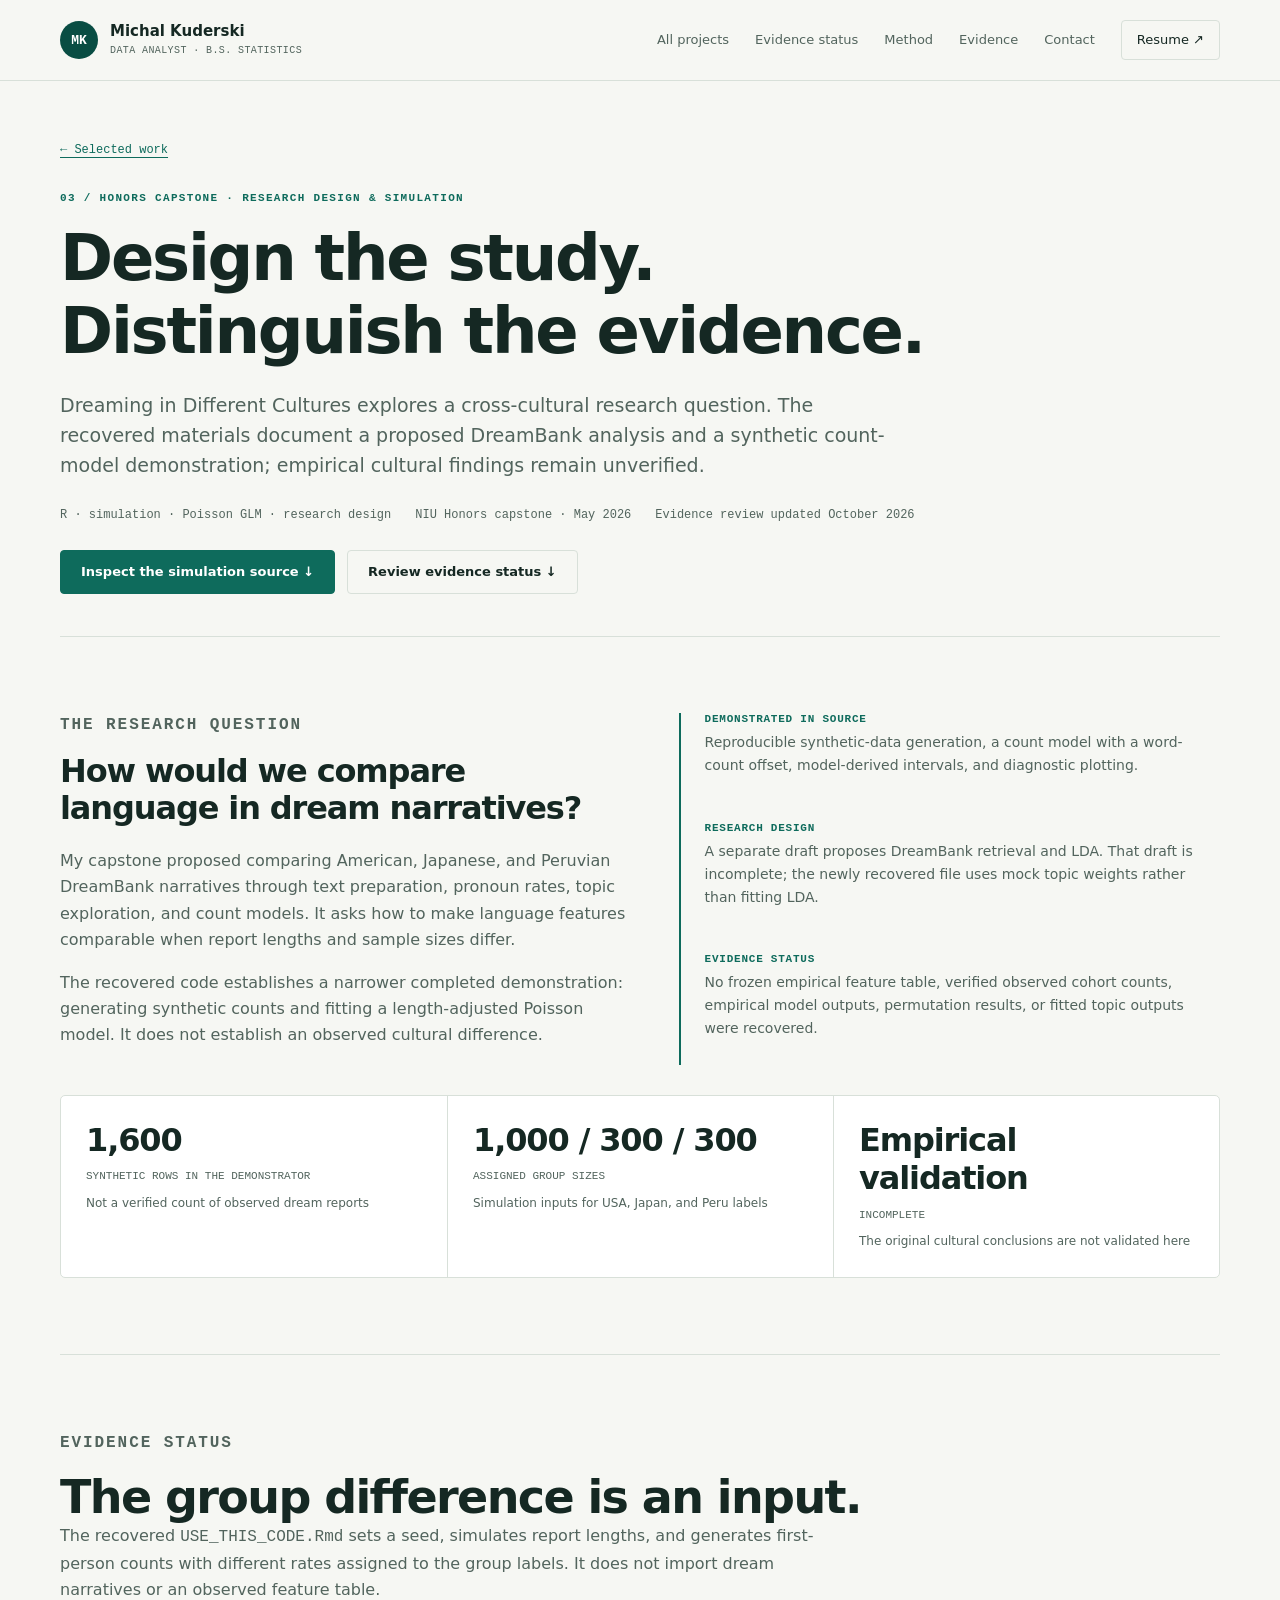
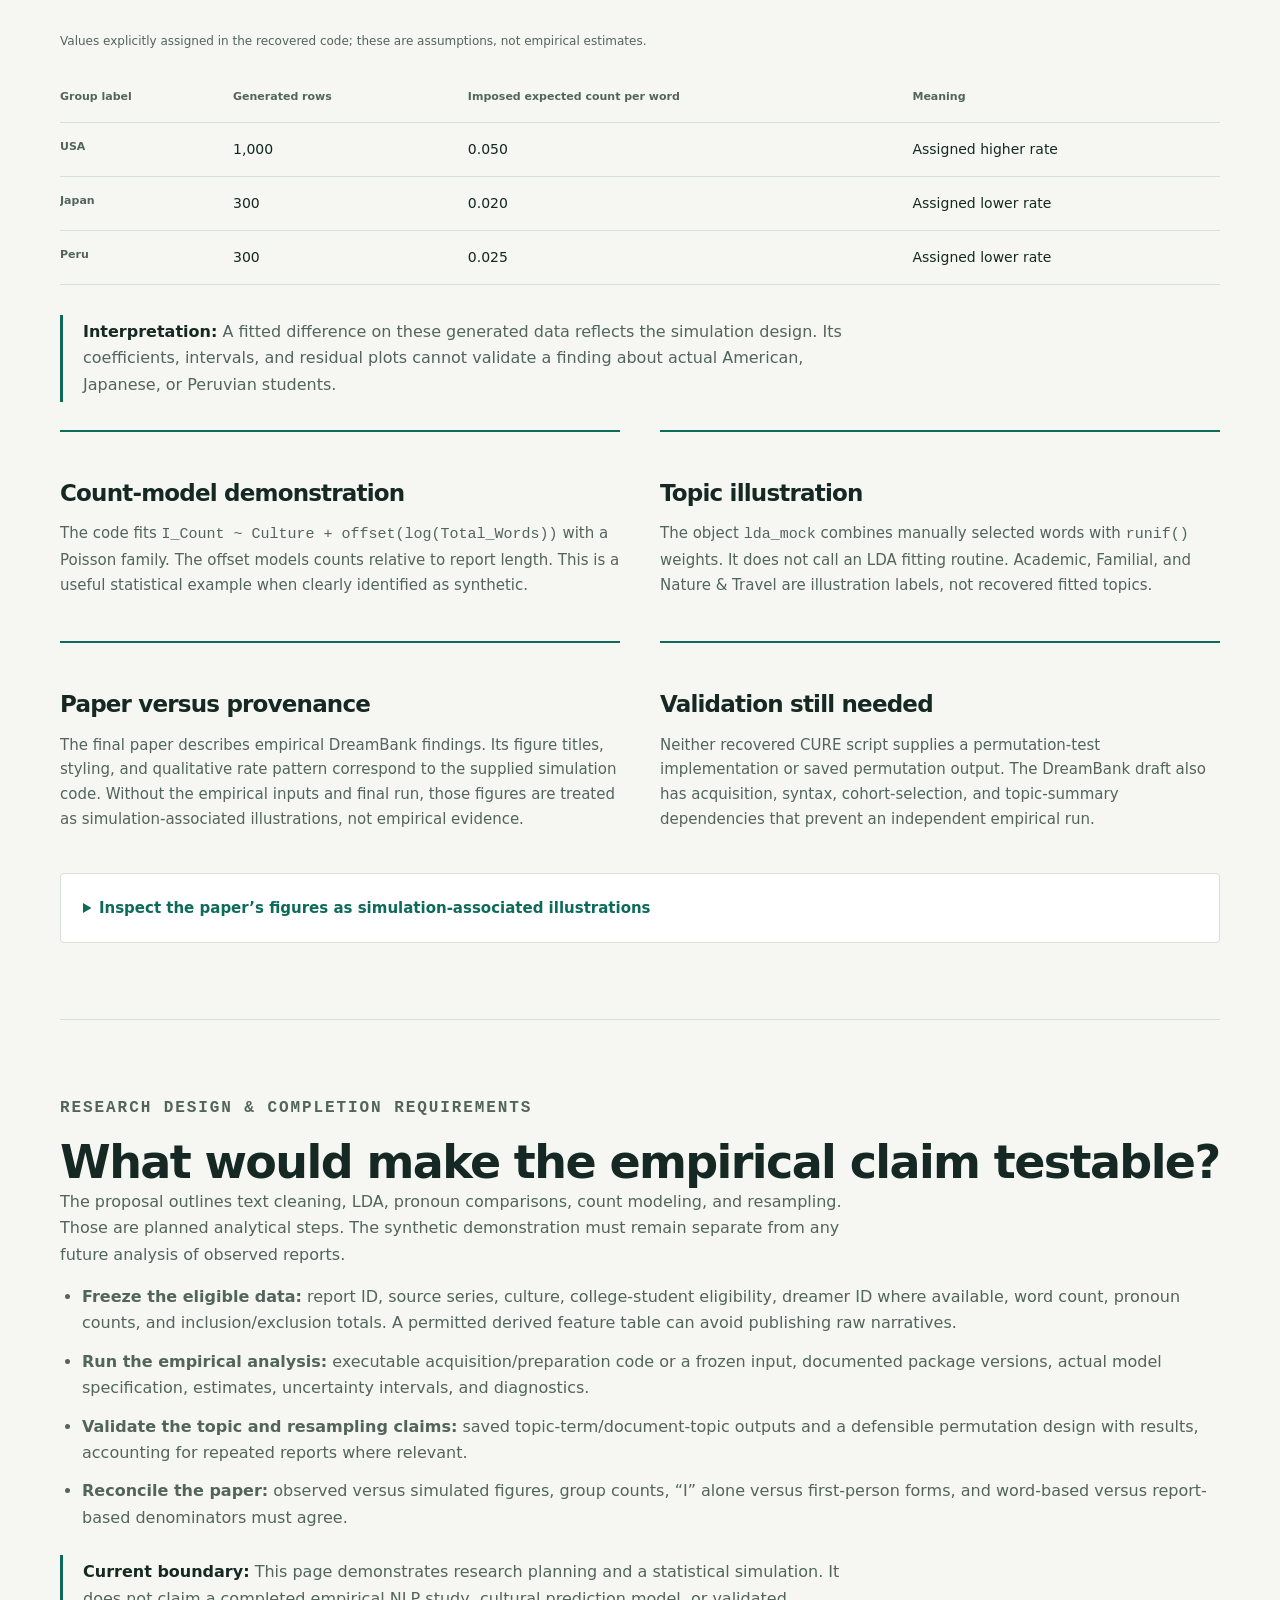
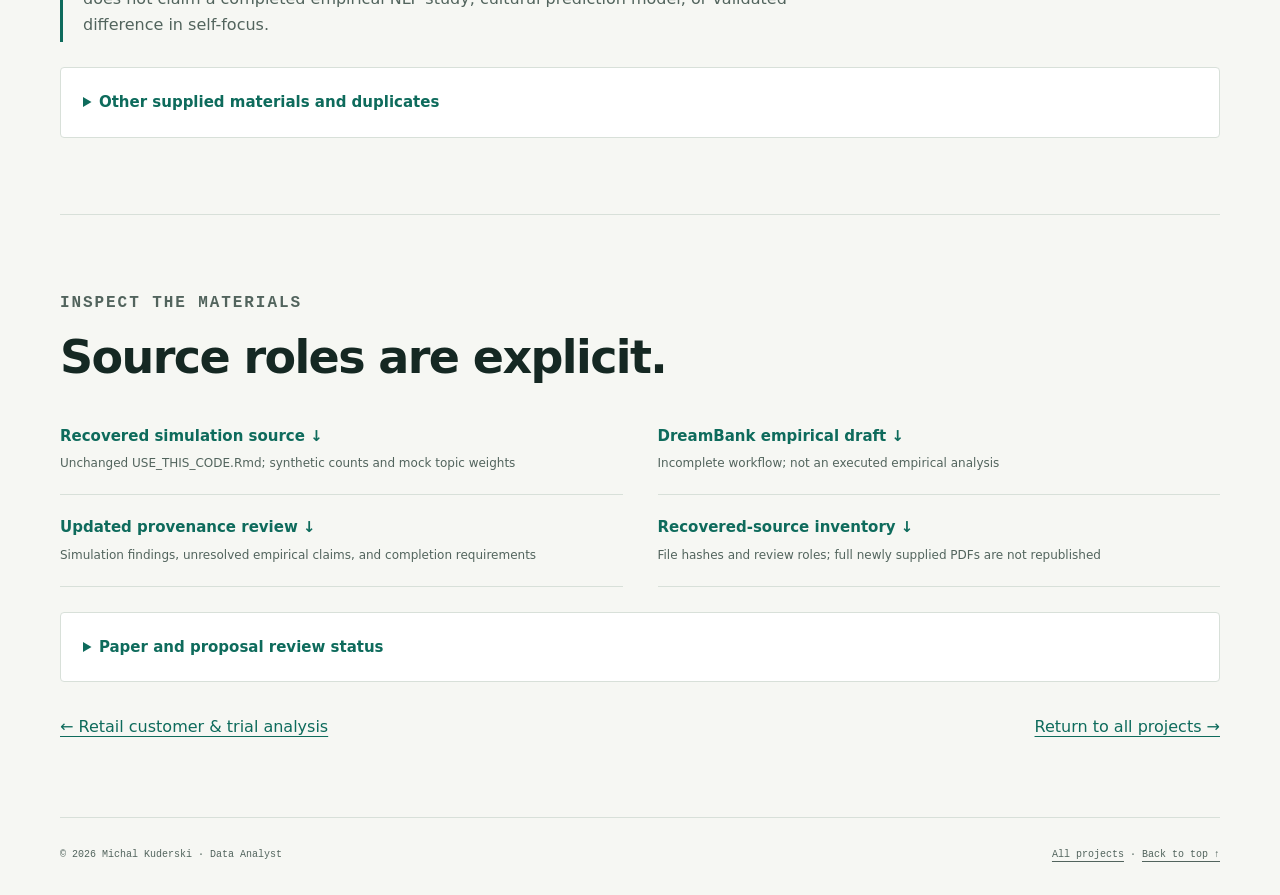
<file: projects/dreaming.html>
<!doctype html>
<html lang="en"><head>
<meta charset="utf-8"><meta name="viewport" content="width=device-width, initial-scale=1">
<title>Dream Research Design & Simulation | Michal Kuderski</title>
<meta name="description" content="Honors capstone materials reviewed for provenance: synthetic count-model demonstration, planned text analysis, and explicit limits on unverified empirical claims.">
<link rel="canonical" href="https://michalkuderski.github.io/projects/dreaming.html">
<meta name="theme-color" content="#094d43"><meta property="og:type" content="article">
<meta property="og:title" content="Dream Research Design & Simulation | Michal Kuderski">
<meta property="og:description" content="Honors capstone materials reviewed for provenance: synthetic count-model demonstration, planned text analysis, and explicit limits on unverified empirical claims."><meta property="og:url" content="https://michalkuderski.github.io/projects/dreaming.html">
<meta property="og:image" content="https://michalkuderski.github.io/og-image.png">
<link rel="icon" href="../favicon.svg" type="image/svg+xml">
<link rel="stylesheet" href="../css/portfolio.css?v=20261015"><link rel="stylesheet" href="../css/case-studies.css?v=20261015-review2">
<script src="../js/portfolio.js?v=20261015" defer></script>
</head><body>
<a class="skip" href="#main">Skip to content</a>
<header class="masthead"><div class="wrap masthead-inner">
<a class="identity" href="../index.html" aria-label="Michal Kuderski, portfolio home"><span class="monogram" aria-hidden="true">MK</span><span><span class="identity-name">Michal Kuderski</span><span class="identity-role">DATA ANALYST · B.S. STATISTICS</span></span></a>
<button class="menu-toggle" type="button" aria-controls="navigation" aria-expanded="false">Menu</button>
<nav class="nav" id="navigation" aria-label="Main navigation"><a href="../index.html#work">All projects</a><a href="#results">Evidence status</a><a href="#method">Method</a><a href="#evidence">Evidence</a><a href="../index.html#contact">Contact</a><a class="nav-resume" href="../index.html#resume">Resume ↗</a></nav>
</div></header><main class="wrap" id="main" tabindex="-1">
<div class="case-hero"><a class="breadcrumb" href="../index.html#work">← Selected work</a><p class="eyebrow">03 / Honors capstone · Research design &amp; simulation</p>
<h1>Design the study.<br>Distinguish the evidence.</h1><p class="case-deck">Dreaming in Different Cultures explores a cross-cultural research question. The recovered materials document a proposed DreamBank analysis and a synthetic count-model demonstration; empirical cultural findings remain unverified.</p>
<div class="case-meta"><span>R · simulation · Poisson GLM · research design</span><span>NIU Honors capstone · May 2026</span><span>Evidence review updated October 2026</span></div>
<div class="cta"><a class="btn btn-primary" href="../assets/projects/dreams/simulation_source_original.Rmd" download>Inspect the simulation source ↓</a><a class="btn btn-quiet" href="#results">Review evidence status ↓</a></div></div>
<section class="section" id="question" tabindex="-1" aria-labelledby="question-title"><div class="case-lead"><div><p class="eyebrow">The research question</p><h2 id="question-title">How would we compare language in dream narratives?</h2><p>My capstone proposed comparing American, Japanese, and Peruvian DreamBank narratives through text preparation, pronoun rates, topic exploration, and count models. It asks how to make language features comparable when report lengths and sample sizes differ.</p><p>The recovered code establishes a narrower completed demonstration: generating synthetic counts and fitting a length-adjusted Poisson model. It does not establish an observed cultural difference.</p></div><dl class="findings"><div><dt>Demonstrated in source</dt><dd>Reproducible synthetic-data generation, a count model with a word-count offset, model-derived intervals, and diagnostic plotting.</dd></div><div><dt>Research design</dt><dd>A separate draft proposes DreamBank retrieval and LDA. That draft is incomplete; the newly recovered file uses mock topic weights rather than fitting LDA.</dd></div><div><dt>Evidence status</dt><dd>No frozen empirical feature table, verified observed cohort counts, empirical model outputs, permutation results, or fitted topic outputs were recovered.</dd></div></dl></div>
<div class="case-kpis"><div><strong class="num">1,600</strong><span>SYNTHETIC ROWS IN THE DEMONSTRATOR</span><small>Not a verified count of observed dream reports</small></div><div><strong class="num">1,000 / 300 / 300</strong><span>ASSIGNED GROUP SIZES</span><small>Simulation inputs for USA, Japan, and Peru labels</small></div><div><strong>Empirical validation</strong><span>INCOMPLETE</span><small>The original cultural conclusions are not validated here</small></div></div></section>
<section class="section case-prose" id="results" tabindex="-1" aria-labelledby="results-title"><p class="eyebrow">Evidence status</p><h2 id="results-title">The group difference is an input.</h2><p>The recovered <code>USE_THIS_CODE.Rmd</code> sets a seed, simulates report lengths, and generates first-person counts with different rates assigned to the group labels. It does not import dream narratives or an observed feature table.</p>
<div class="table-scroll" tabindex="0" aria-label="Simulation inputs table"><table class="case-table"><caption>Values explicitly assigned in the recovered code; these are assumptions, not empirical estimates.</caption><thead><tr><th scope="col">Group label</th><th scope="col">Generated rows</th><th scope="col">Imposed expected count per word</th><th scope="col">Meaning</th></tr></thead><tbody><tr><th scope="row">USA</th><td>1,000</td><td>0.050</td><td>Assigned higher rate</td></tr><tr><th scope="row">Japan</th><td>300</td><td>0.020</td><td>Assigned lower rate</td></tr><tr><th scope="row">Peru</th><td>300</td><td>0.025</td><td>Assigned lower rate</td></tr></tbody></table></div>
<p class="case-note"><strong>Interpretation:</strong> A fitted difference on these generated data reflects the simulation design. Its coefficients, intervals, and residual plots cannot validate a finding about actual American, Japanese, or Peruvian students.</p>
<div class="case-methods"><article><h3>Count-model demonstration</h3><p>The code fits <code>I_Count ~ Culture + offset(log(Total_Words))</code> with a Poisson family. The offset models counts relative to report length. This is a useful statistical example when clearly identified as synthetic.</p></article><article><h3>Topic illustration</h3><p>The object <code>lda_mock</code> combines manually selected words with <code>runif()</code> weights. It does not call an LDA fitting routine. Academic, Familial, and Nature &amp; Travel are illustration labels, not recovered fitted topics.</p></article><article><h3>Paper versus provenance</h3><p>The final paper describes empirical DreamBank findings. Its figure titles, styling, and qualitative rate pattern correspond to the supplied simulation code. Without the empirical inputs and final run, those figures are treated as simulation-associated illustrations, not empirical evidence.</p></article><article><h3>Validation still needed</h3><p>Neither recovered CURE script supplies a permutation-test implementation or saved permutation output. The DreamBank draft also has acquisition, syntax, cohort-selection, and topic-summary dependencies that prevent an independent empirical run.</p></article></div>
<details class="case-details"><summary>Inspect the paper’s figures as simulation-associated illustrations</summary><p><strong>All four figures below are illustrative and are not used to support cultural conclusions.</strong> They are retained unchanged from the source paper. The exact R-generated images and fitted numbers have not been regenerated in this environment.</p><figure class="case-figure original"><p class="simulation-label">SIMULATION-ASSOCIATED ILLUSTRATION · EMPIRICAL PROVENANCE UNVERIFIED</p><img src="../assets/projects/dreams/pronouns-original.png" width="1428" height="866" alt="Synthetic-pronoun distribution illustration; not validated empirical evidence about cultures." loading="lazy" decoding="async"><figcaption><strong>Synthetic-pronoun distribution illustration</strong>The supplied generator imposes different group rates. The visible ordering is consistent with those inputs; it is not evidence of an observed cultural ordering.</figcaption></figure><figure class="case-figure original"><p class="simulation-label">SIMULATION-ASSOCIATED ILLUSTRATION · EMPIRICAL PROVENANCE UNVERIFIED</p><img src="../assets/projects/dreams/irr-original.png" width="1431" height="844" alt="Synthetic-model rate-ratio illustration; not validated empirical evidence about cultures." loading="lazy" decoding="async"><figcaption><strong>Synthetic-model rate-ratio illustration</strong>Intervals from a model fitted to synthetic counts describe that simulation. They are not empirical confidence intervals for DreamBank cohorts.</figcaption></figure><figure class="case-figure original"><p class="simulation-label">SIMULATION-ASSOCIATED ILLUSTRATION · EMPIRICAL PROVENANCE UNVERIFIED</p><img src="../assets/projects/dreams/themes-original.png" width="1271" height="770" alt="Mock-topic keyword illustration; not validated empirical evidence about cultures." loading="lazy" decoding="async"><figcaption><strong>Mock-topic keyword illustration</strong>The supplied code manually lists terms and draws random weights. The axis called “Significance within Theme” is not a p-value or a fitted topic probability.</figcaption></figure><figure class="case-figure original"><p class="simulation-label">SIMULATION-ASSOCIATED ILLUSTRATION · EMPIRICAL PROVENANCE UNVERIFIED</p><img src="../assets/projects/dreams/diagnostics-original.png" width="1454" height="896" alt="Synthetic-model residual illustration; not validated empirical evidence about cultures." loading="lazy" decoding="async"><figcaption><strong>Synthetic-model residual illustration</strong>The recovered generator makes this kind of diagnostic from simulated counts. A residual plot cannot establish the provenance or adequacy of an empirical analysis.</figcaption></figure></details></section>
<section class="section case-prose" id="method" tabindex="-1" aria-labelledby="method-title"><p class="eyebrow">Research design &amp; completion requirements</p><h2 id="method-title">What would make the empirical claim testable?</h2><p>The proposal outlines text cleaning, LDA, pronoun comparisons, count modeling, and resampling. Those are planned analytical steps. The synthetic demonstration must remain separate from any future analysis of observed reports.</p><ul><li><strong>Freeze the eligible data:</strong> report ID, source series, culture, college-student eligibility, dreamer ID where available, word count, pronoun counts, and inclusion/exclusion totals. A permitted derived feature table can avoid publishing raw narratives.</li><li><strong>Run the empirical analysis:</strong> executable acquisition/preparation code or a frozen input, documented package versions, actual model specification, estimates, uncertainty intervals, and diagnostics.</li><li><strong>Validate the topic and resampling claims:</strong> saved topic-term/document-topic outputs and a defensible permutation design with results, accounting for repeated reports where relevant.</li><li><strong>Reconcile the paper:</strong> observed versus simulated figures, group counts, “I” alone versus first-person forms, and word-based versus report-based denominators must agree.</li></ul>
<p class="case-note"><strong>Current boundary:</strong> This page demonstrates research planning and a statistical simulation. It does not claim a completed empirical NLP study, cultural prediction model, or validated difference in self-focus.</p>
<details class="case-details"><summary>Other supplied materials and duplicates</summary><p><code>Honors SCP.Rmd</code> is byte-identical to the earlier <code>Updated_Code.Rmd</code>. It is not new independent evidence. Both previously supplied DreamSAT workbooks contain zero project totals and division errors; their norm columns are reference values. They remain excluded as results evidence.</p><p>The paper’s “final” filename and the proposal’s intended sample sizes do not substitute for observed cohort counts or executed empirical outputs.</p></details></section>
<section class="section case-prose" id="evidence" tabindex="-1" aria-labelledby="evidence-title"><p class="eyebrow">Inspect the materials</p><h2 id="evidence-title">Source roles are explicit.</h2><div class="evidence-files"><a href="../assets/projects/dreams/simulation_source_original.Rmd" download>Recovered simulation source ↓<small>Unchanged USE_THIS_CODE.Rmd; synthetic counts and mock topic weights</small></a><a href="../assets/projects/dreams/Updated_Code_original.Rmd" download>DreamBank empirical draft ↓<small>Incomplete workflow; not an executed empirical analysis</small></a><a href="../assets/projects/dreams/evidence-notes.md" download>Updated provenance review ↓<small>Simulation findings, unresolved empirical claims, and completion requirements</small></a><a href="../assets/projects/source-review.json" download>Recovered-source inventory ↓<small>File hashes and review roles; full newly supplied PDFs are not republished</small></a></div>
<details class="case-details"><summary>Paper and proposal review status</summary><p>The supplied final paper remains a reporting artifact with unverified empirical claims; the proposal describes intended work. Their evidence roles are summarized in the provenance review. The newly supplied full PDFs are not republished.</p></details>
<div class="case-next"><a href="quantium.html">← Retail customer &amp; trial analysis</a><a href="../index.html#work">Return to all projects →</a></div></section></main>
<footer class="wrap footer"><span>© 2026 Michal Kuderski · Data Analyst</span><span><a href="../index.html#work">All projects</a> · <a href="#main">Back to top ↑</a></span></footer>
</body></html>
</file>
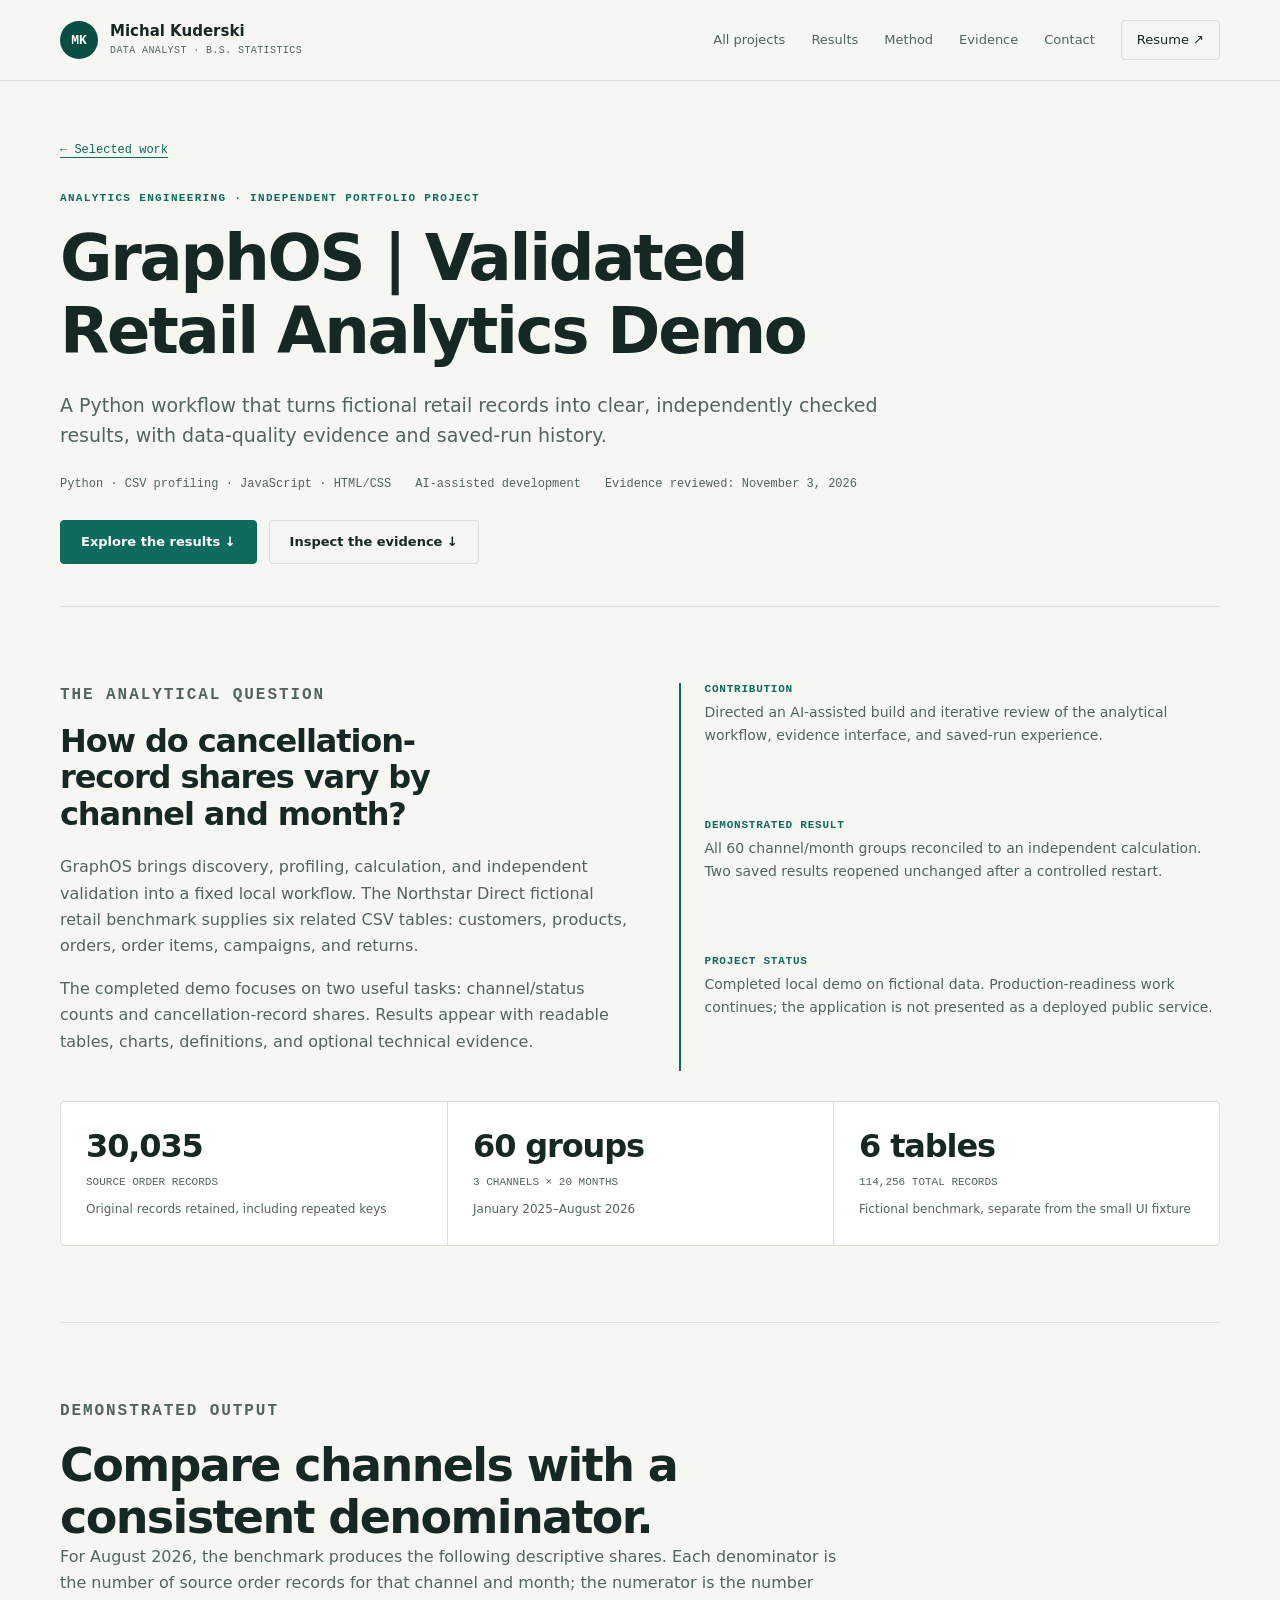
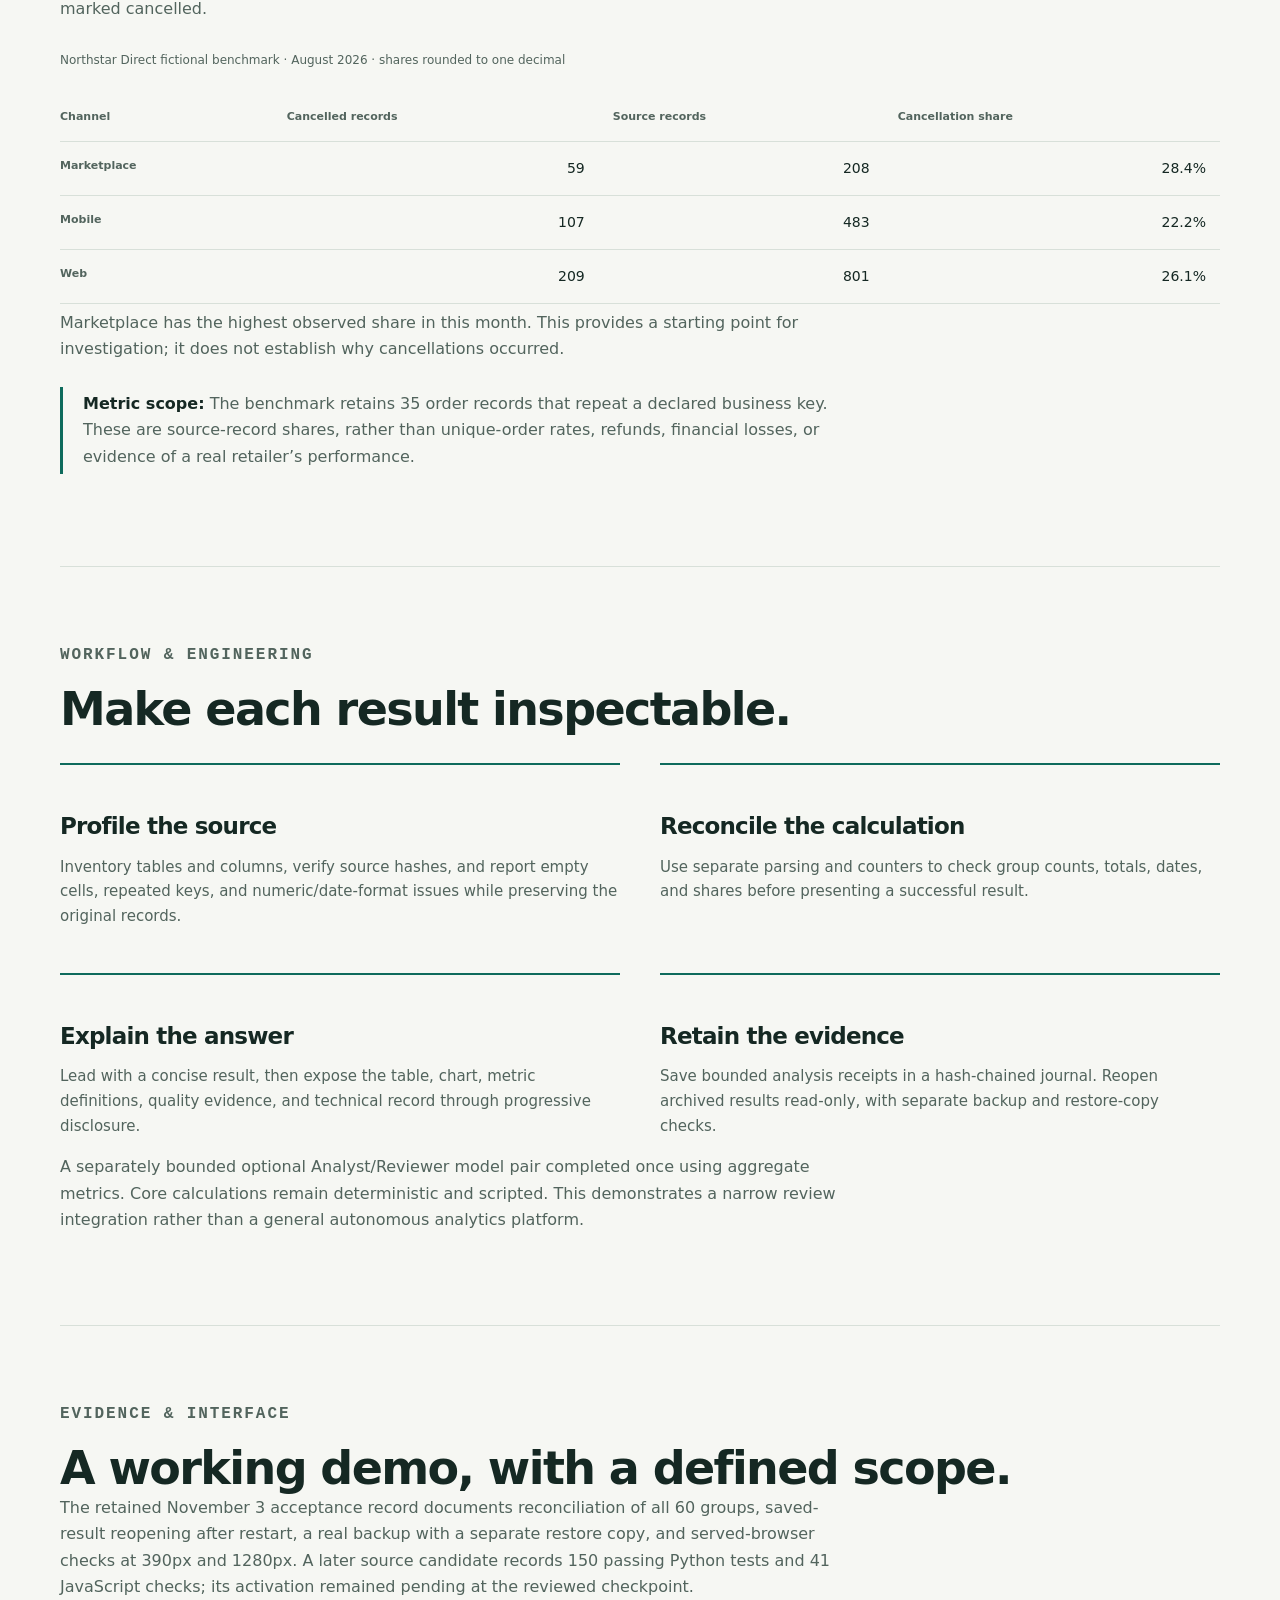
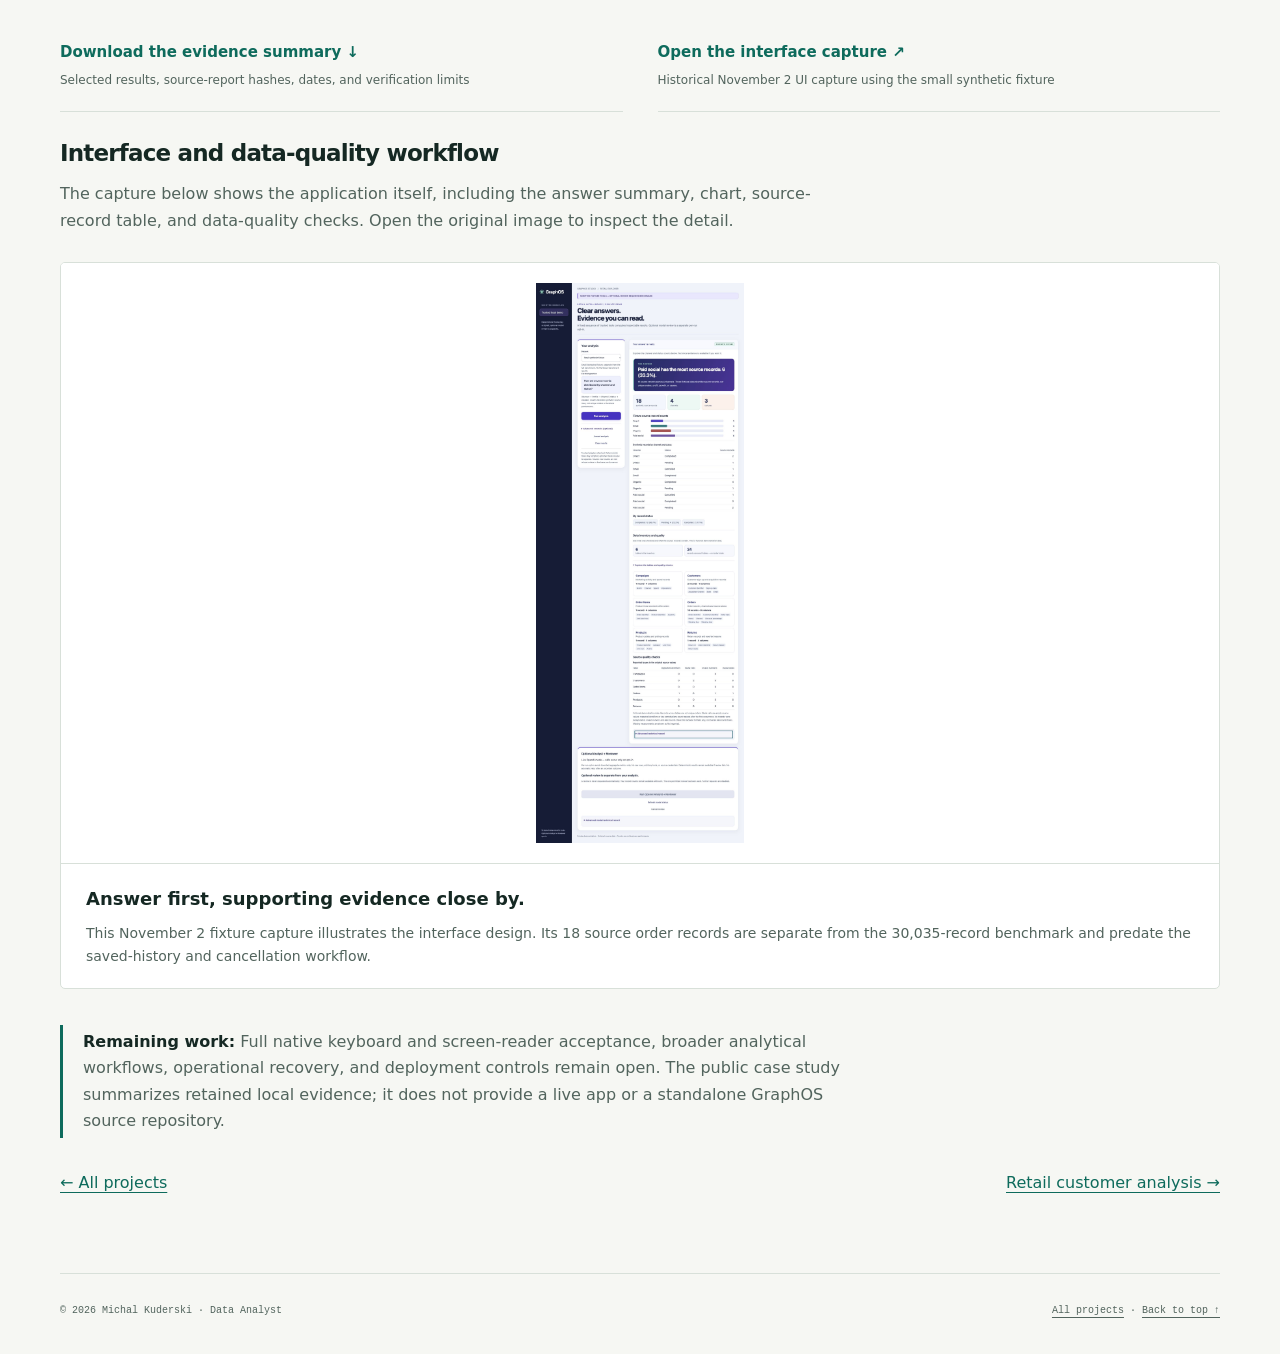
<file: projects/graphos.html>
<!doctype html>
<html lang="en"><head>
<meta charset="utf-8"><meta name="viewport" content="width=device-width, initial-scale=1">
<title>GraphOS | Validated Retail Analytics Demo | Michal Kuderski</title>
<meta name="description" content="GraphOS: a Python retail analytics demo with data-quality profiling, independently reconciled cancellation shares, and saved-run history on fictional data.">
<link rel="canonical" href="https://michalkuderski.github.io/projects/graphos.html">
<meta name="theme-color" content="#094d43"><meta property="og:type" content="article">
<meta property="og:title" content="GraphOS | Validated Retail Analytics Demo">
<meta property="og:description" content="A completed local analytics demo: 30,035 fictional order records, 60 reconciled channel/month groups, and inspectable evidence.">
<meta property="og:url" content="https://michalkuderski.github.io/projects/graphos.html">
<meta property="og:image" content="https://michalkuderski.github.io/assets/projects/graphos/interface-fixture.jpg">
<meta property="og:image:alt" content="GraphOS interface on a small synthetic fixture; historical November 2 demonstration.">
<link rel="icon" href="../favicon.svg" type="image/svg+xml">
<link rel="stylesheet" href="../css/portfolio.css?v=20261015"><link rel="stylesheet" href="../css/case-studies.css?v=20261103-graphos">
<script src="../js/portfolio.js?v=20261015" defer></script>
</head><body><a class="skip" href="#main">Skip to content</a>
<header class="masthead"><div class="wrap masthead-inner">
<a class="identity" href="../index.html" aria-label="Michal Kuderski, portfolio home"><span class="monogram" aria-hidden="true">MK</span><span><span class="identity-name">Michal Kuderski</span><span class="identity-role">DATA ANALYST · B.S. STATISTICS</span></span></a>
<button class="menu-toggle" type="button" aria-controls="navigation" aria-expanded="false">Menu</button>
<nav class="nav" id="navigation" aria-label="Main navigation"><a href="../index.html#work">All projects</a><a href="#results">Results</a><a href="#method">Method</a><a href="#evidence">Evidence</a><a href="../index.html#contact">Contact</a><a class="nav-resume" href="../index.html#resume">Resume ↗</a></nav>
</div></header><main class="wrap" id="main" tabindex="-1">
<div class="case-hero"><a class="breadcrumb" href="../index.html#work">← Selected work</a><p class="eyebrow">Analytics engineering · Independent portfolio project</p><h1>GraphOS | Validated Retail Analytics Demo</h1><p class="case-deck">A Python workflow that turns fictional retail records into clear, independently checked results, with data-quality evidence and saved-run history.</p><div class="case-meta"><span>Python · CSV profiling · JavaScript · HTML/CSS</span><span>AI-assisted development</span><span>Evidence reviewed: November 3, 2026</span></div><div class="cta"><a class="btn btn-primary" href="#results">Explore the results ↓</a><a class="btn btn-quiet" href="#evidence">Inspect the evidence ↓</a></div></div>
<section class="section" id="question" tabindex="-1" aria-labelledby="question-title"><div class="case-lead"><div><p class="eyebrow">The analytical question</p><h2 id="question-title">How do cancellation-record shares vary by channel and month?</h2><p>GraphOS brings discovery, profiling, calculation, and independent validation into a fixed local workflow. The Northstar Direct fictional retail benchmark supplies six related CSV tables: customers, products, orders, order items, campaigns, and returns.</p><p>The completed demo focuses on two useful tasks: channel/status counts and cancellation-record shares. Results appear with readable tables, charts, definitions, and optional technical evidence.</p></div><dl class="findings"><div><dt>Contribution</dt><dd>Directed an AI-assisted build and iterative review of the analytical workflow, evidence interface, and saved-run experience.</dd></div><div><dt>Demonstrated result</dt><dd>All 60 channel/month groups reconciled to an independent calculation. Two saved results reopened unchanged after a controlled restart.</dd></div><div><dt>Project status</dt><dd>Completed local demo on fictional data. Production-readiness work continues; the application is not presented as a deployed public service.</dd></div></dl></div><div class="case-kpis"><div><strong class="num">30,035</strong><span>SOURCE ORDER RECORDS</span><small>Original records retained, including repeated keys</small></div><div><strong class="num">60 groups</strong><span>3 CHANNELS × 20 MONTHS</span><small>January 2025–August 2026</small></div><div><strong class="num">6 tables</strong><span>114,256 TOTAL RECORDS</span><small>Fictional benchmark, separate from the small UI fixture</small></div></div></section>
<section class="section case-prose" id="results" tabindex="-1" aria-labelledby="results-title"><p class="eyebrow">Demonstrated output</p><h2 id="results-title">Compare channels with a consistent denominator.</h2><p>For August 2026, the benchmark produces the following descriptive shares. Each denominator is the number of source order records for that channel and month; the numerator is the number marked cancelled.</p><div class="table-scroll" tabindex="0" role="region" aria-label="August 2026 cancellation shares, horizontally scrollable"><table class="case-table"><caption>Northstar Direct fictional benchmark · August 2026 · shares rounded to one decimal</caption><thead><tr><th scope="col">Channel</th><th scope="col">Cancelled records</th><th scope="col">Source records</th><th scope="col">Cancellation share</th></tr></thead><tbody><tr><th scope="row">Marketplace</th><td class="num">59</td><td class="num">208</td><td class="num">28.4%</td></tr><tr><th scope="row">Mobile</th><td class="num">107</td><td class="num">483</td><td class="num">22.2%</td></tr><tr><th scope="row">Web</th><td class="num">209</td><td class="num">801</td><td class="num">26.1%</td></tr></tbody></table></div><p>Marketplace has the highest observed share in this month. This provides a starting point for investigation; it does not establish why cancellations occurred.</p><p class="case-note"><strong>Metric scope:</strong> The benchmark retains 35 order records that repeat a declared business key. These are source-record shares, rather than unique-order rates, refunds, financial losses, or evidence of a real retailer’s performance.</p></section>
<section class="section case-prose" id="method" tabindex="-1" aria-labelledby="method-title"><p class="eyebrow">Workflow &amp; engineering</p><h2 id="method-title">Make each result inspectable.</h2><div class="case-methods"><article><h3>Profile the source</h3><p>Inventory tables and columns, verify source hashes, and report empty cells, repeated keys, and numeric/date-format issues while preserving the original records.</p></article><article><h3>Reconcile the calculation</h3><p>Use separate parsing and counters to check group counts, totals, dates, and shares before presenting a successful result.</p></article><article><h3>Explain the answer</h3><p>Lead with a concise result, then expose the table, chart, metric definitions, quality evidence, and technical record through progressive disclosure.</p></article><article><h3>Retain the evidence</h3><p>Save bounded analysis receipts in a hash-chained journal. Reopen archived results read-only, with separate backup and restore-copy checks.</p></article></div><p>A separately bounded optional Analyst/Reviewer model pair completed once using aggregate metrics. Core calculations remain deterministic and scripted. This demonstrates a narrow review integration rather than a general autonomous analytics platform.</p></section>
<section class="section case-prose" id="evidence" tabindex="-1" aria-labelledby="evidence-title"><p class="eyebrow">Evidence &amp; interface</p><h2 id="evidence-title">A working demo, with a defined scope.</h2><p>The retained November 3 acceptance record documents reconciliation of all 60 groups, saved-result reopening after restart, a real backup with a separate restore copy, and served-browser checks at 390px and 1280px. A later source candidate records 150 passing Python tests and 41 JavaScript checks; its activation remained pending at the reviewed checkpoint.</p><div class="evidence-files"><a href="../assets/projects/graphos/evidence-summary.json" download>Download the evidence summary ↓<small>Selected results, source-report hashes, dates, and verification limits</small></a><a href="../assets/projects/graphos/interface-fixture.jpg" target="_blank" rel="noopener">Open the interface capture ↗<small>Historical November 2 UI capture using the small synthetic fixture</small></a></div><h3 id="interface-capture">Interface and data-quality workflow</h3><p>The capture below shows the application itself, including the answer summary, chart, source-record table, and data-quality checks. Open the original image to inspect the detail.</p><figure class="case-figure original"><a href="../assets/projects/graphos/interface-fixture.jpg" target="_blank" rel="noopener" aria-label="Open the full GraphOS interface and data-quality screenshot"><img src="../assets/projects/graphos/interface-fixture.jpg" width="1280" height="3441" loading="lazy" alt="GraphOS interface on a small synthetic fixture: answer summary, counts, quality tables, and optional model review."></a><figcaption><strong>Answer first, supporting evidence close by.</strong>This November 2 fixture capture illustrates the interface design. Its 18 source order records are separate from the 30,035-record benchmark and predate the saved-history and cancellation workflow.</figcaption></figure><p class="case-note"><strong>Remaining work:</strong> Full native keyboard and screen-reader acceptance, broader analytical workflows, operational recovery, and deployment controls remain open. The public case study summarizes retained local evidence; it does not provide a live app or a standalone GraphOS source repository.</p><div class="case-next"><a href="../index.html#work">← All projects</a><a href="quantium.html">Retail customer analysis →</a></div></section></main>
<footer class="wrap footer"><span>© 2026 Michal Kuderski · Data Analyst</span><span><a href="../index.html#work">All projects</a> · <a href="#main">Back to top ↑</a></span></footer></body></html>
</file>
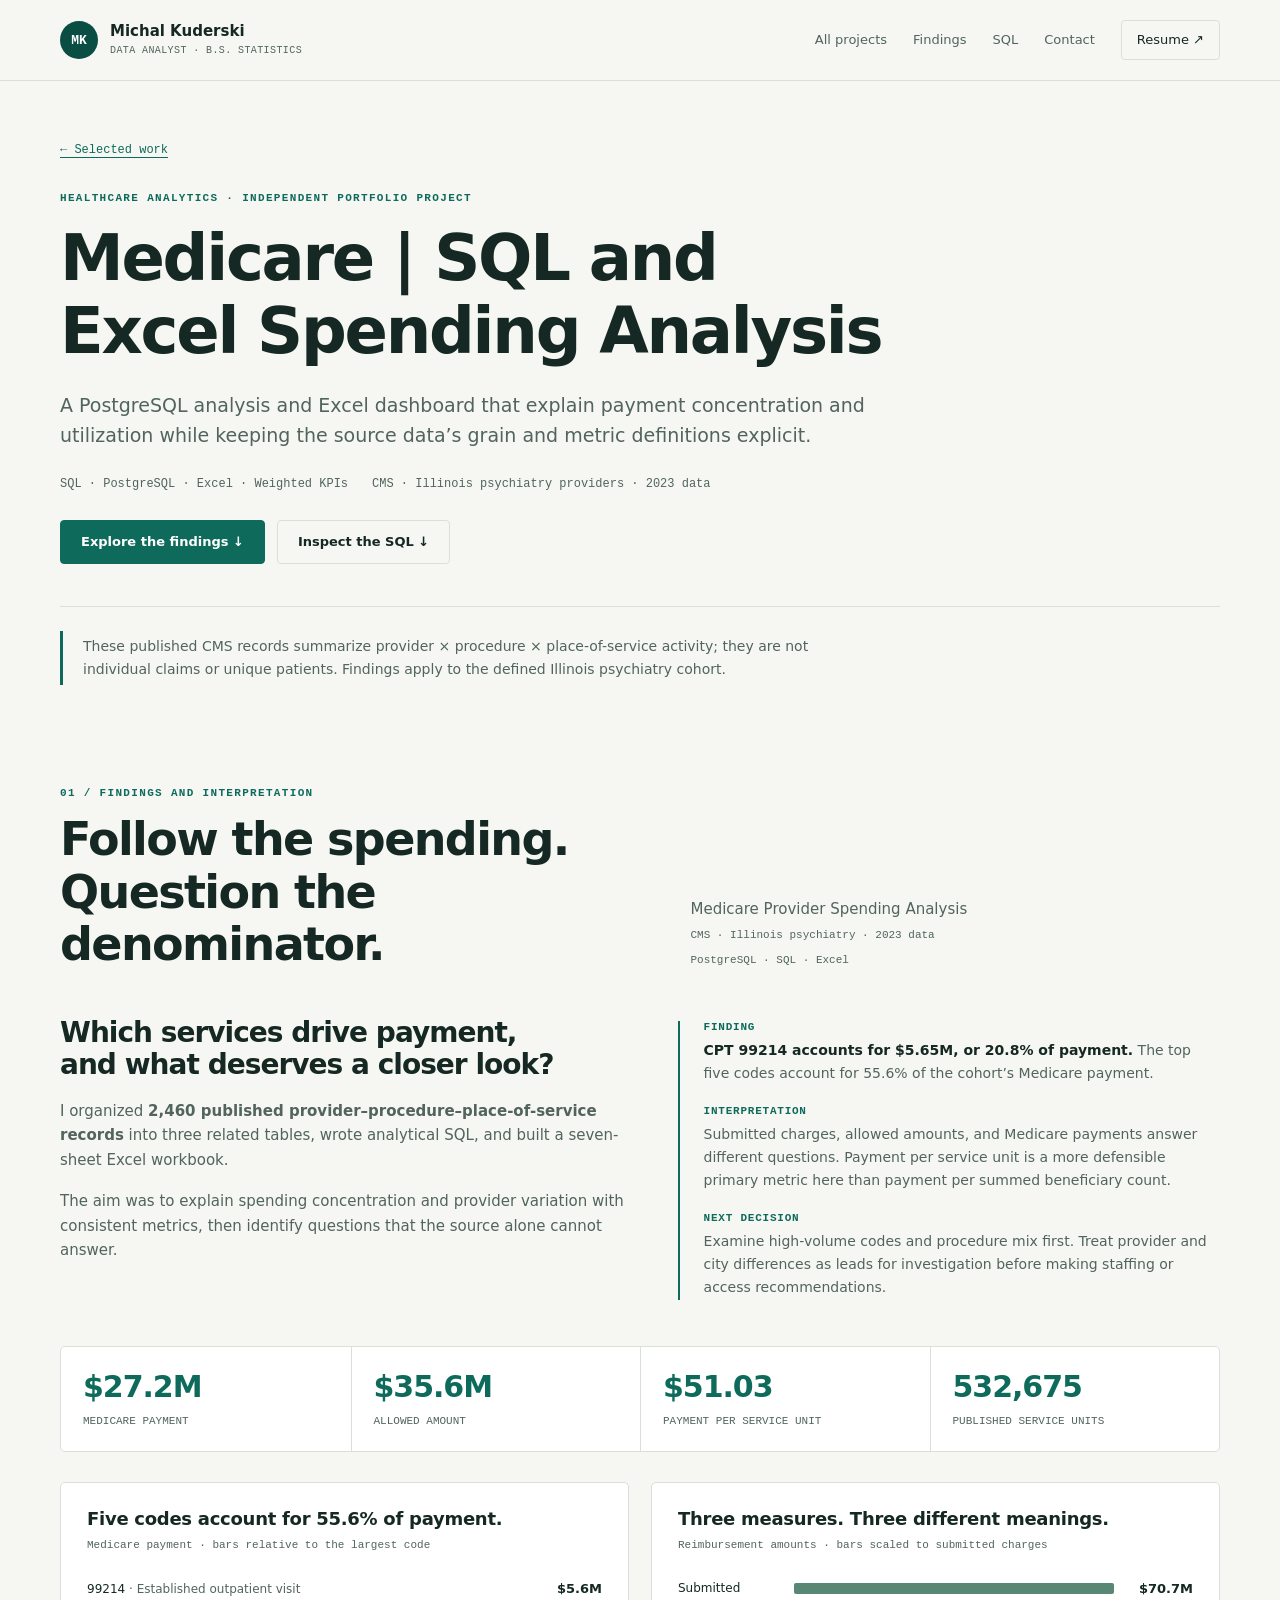
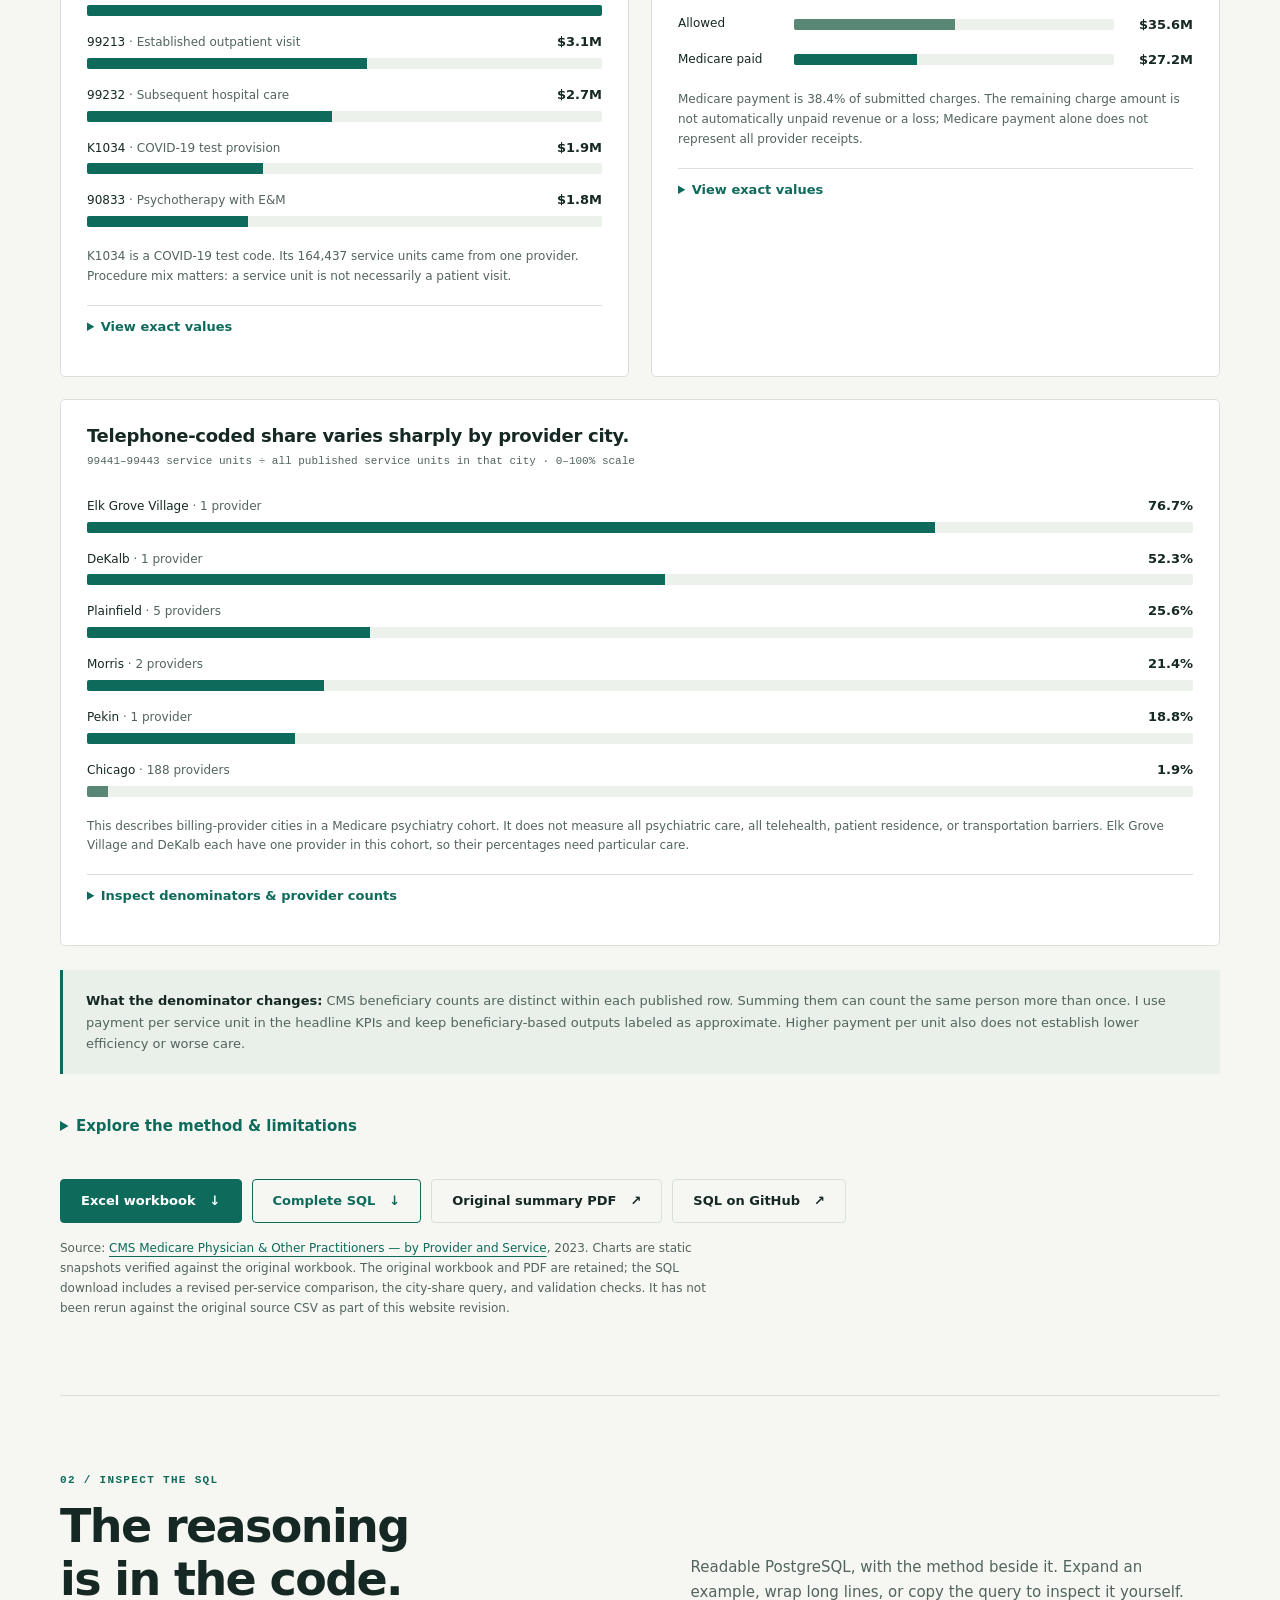
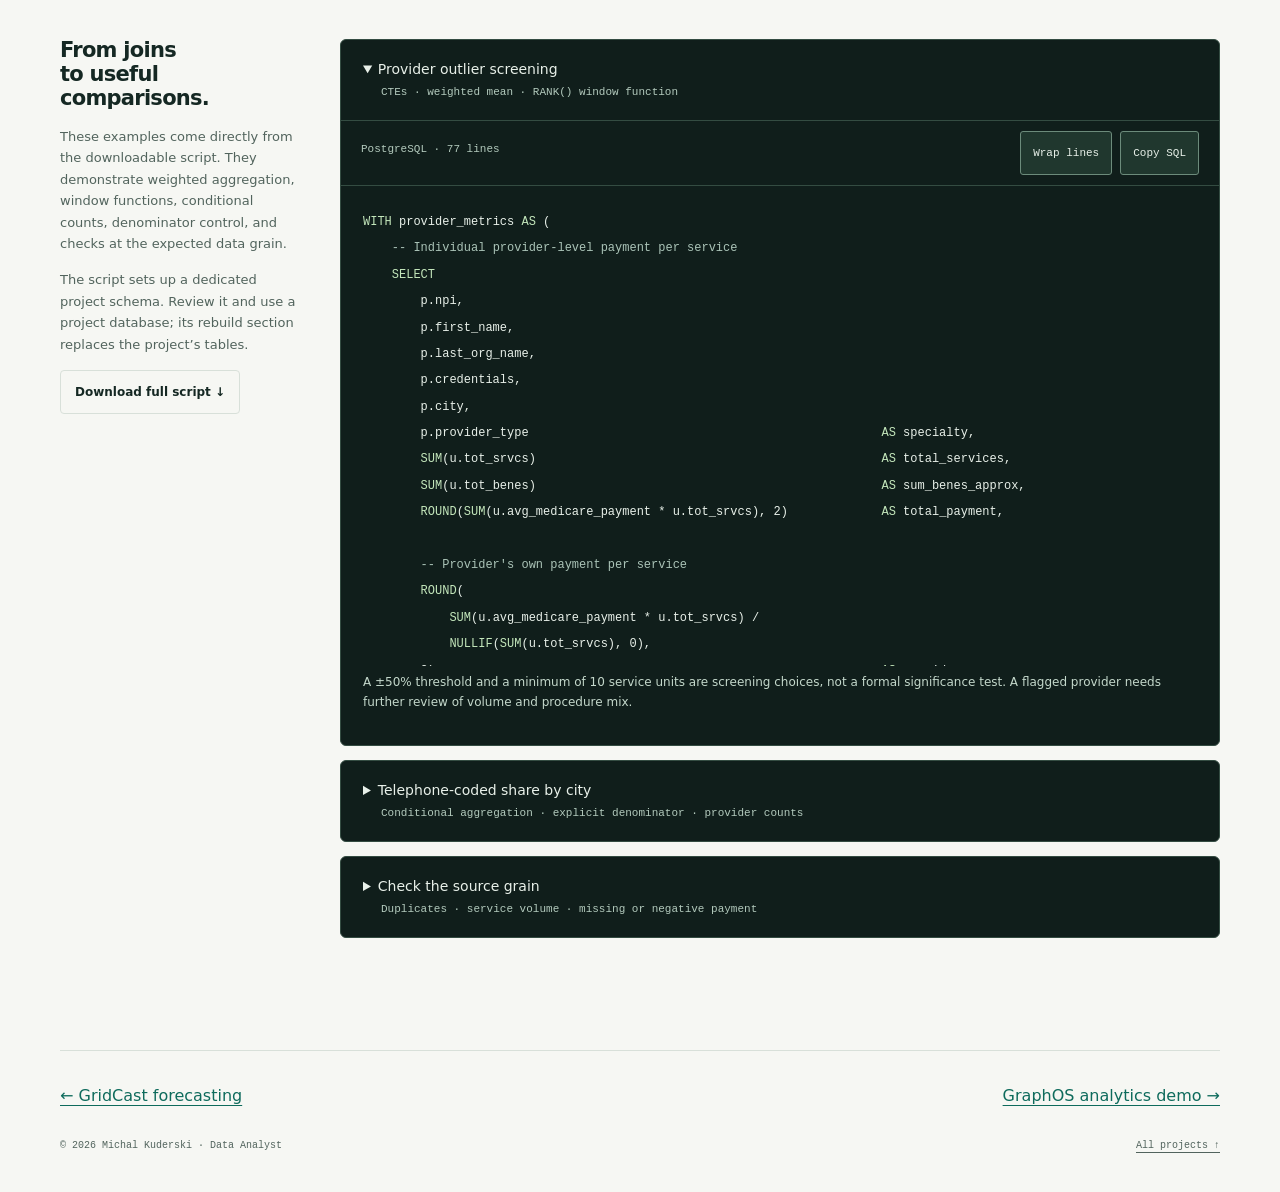
<file: projects/medicare.html>
<!doctype html>
<html lang="en"><head>
<meta charset="utf-8"><meta name="viewport" content="width=device-width, initial-scale=1">
<title>Medicare | SQL and Excel Spending Analysis | Michal Kuderski</title>
<meta name="description" content="CMS Medicare spending analysis using PostgreSQL, analytical SQL, weighted payment metrics, and an Excel dashboard across 2,460 published provider-service records.">
<link rel="canonical" href="https://michalkuderski.github.io/projects/medicare.html">
<meta name="theme-color" content="#094d43"><meta property="og:type" content="article">
<meta property="og:title" content="Medicare | SQL and Excel Spending Analysis">
<meta property="og:description" content="PostgreSQL, CTEs, window functions, weighted metrics, and an Excel dashboard explain payment concentration and utilization in a defined CMS cohort.">
<meta property="og:url" content="https://michalkuderski.github.io/projects/medicare.html">
<meta property="og:image" content="https://michalkuderski.github.io/og-image.png">
<link rel="icon" href="../favicon.svg" type="image/svg+xml">
<link rel="stylesheet" href="../css/portfolio.css?v=04040fbc03b6"><link rel="stylesheet" href="../css/case-studies.css?v=20261103-medicare">
<script src="../js/portfolio.js?v=b4ac1541f8aa" defer></script>
</head><body><a class="skip" href="#main">Skip to content</a>
<header class="masthead"><div class="wrap masthead-inner">
<a class="identity" href="../index.html" aria-label="Michal Kuderski, portfolio home"><span class="monogram" aria-hidden="true">MK</span><span><span class="identity-name">Michal Kuderski</span><span class="identity-role">DATA ANALYST · B.S. STATISTICS</span></span></a>
<button class="menu-toggle" type="button" aria-controls="navigation" aria-expanded="false">Menu</button>
<nav class="nav" id="navigation" aria-label="Main navigation"><a href="../index.html#work">All projects</a><a href="#case">Findings</a><a href="#sql">SQL</a><a href="../index.html#contact">Contact</a><a class="nav-resume" href="../index.html#resume">Resume ↗</a></nav>
</div></header><main class="wrap" id="main" tabindex="-1">
<div class="case-hero"><a class="breadcrumb" href="../index.html#work">← Selected work</a><p class="eyebrow">Healthcare analytics · Independent portfolio project</p><h1>Medicare | SQL and Excel Spending Analysis</h1><p class="case-deck">A PostgreSQL analysis and Excel dashboard that explain payment concentration and utilization while keeping the source data’s grain and metric definitions explicit.</p><div class="case-meta"><span>SQL · PostgreSQL · Excel · Weighted KPIs</span><span>CMS · Illinois psychiatry providers · 2023 data</span></div><div class="cta"><a class="btn btn-primary" href="#case">Explore the findings ↓</a><a class="btn btn-quiet" href="#sql">Inspect the SQL ↓</a></div></div>
<p class="case-note">These published CMS records summarize provider × procedure × place-of-service activity; they are not individual claims or unique patients. Findings apply to the defined Illinois psychiatry cohort.</p>
<section class="section" id="case" tabindex="-1" aria-labelledby="case-title">
    <div class="section-head"><div><p class="eyebrow">01 / Findings and interpretation</p><h2 id="case-title">Follow the spending.<br>Question the denominator.</h2></div><p>Medicare Provider Spending Analysis<br><span class="meta-line">CMS · Illinois psychiatry · 2023 data<br>PostgreSQL · SQL · Excel</span></p></div>
    <div class="case-summary"><div><h3>Which services drive payment,<br>and what deserves a closer look?</h3><p>I organized <strong class="num">2,460 published provider–procedure–place-of-service records</strong> into three related tables, wrote analytical SQL, and built a seven-sheet Excel workbook.</p><p>The aim was to explain spending concentration and provider variation with consistent metrics, then identify questions that the source alone cannot answer.</p></div><dl class="findings"><div><dt>Finding</dt><dd><strong>CPT 99214 accounts for $5.65M, or 20.8% of payment.</strong> The top five codes account for 55.6% of the cohort’s Medicare payment.</dd></div><div><dt>Interpretation</dt><dd>Submitted charges, allowed amounts, and Medicare payments answer different questions. Payment per service unit is a more defensible primary metric here than payment per summed beneficiary count.</dd></div><div><dt>Next decision</dt><dd>Examine high-volume codes and procedure mix first. Treat provider and city differences as leads for investigation before making staffing or access recommendations.</dd></div></dl></div>
    <div class="metrics" aria-label="Verified workbook summary"><div class="metric"><strong class="num">$27.2M</strong><span>MEDICARE PAYMENT</span></div><div class="metric"><strong class="num">$35.6M</strong><span>ALLOWED AMOUNT</span></div><div class="metric"><strong class="num">$51.03</strong><span>PAYMENT PER SERVICE UNIT</span></div><div class="metric"><strong class="num">532,675</strong><span>PUBLISHED SERVICE UNITS</span></div></div>
    <div class="chart-grid">
      <figure class="chart"><figcaption><h3>Five codes account for 55.6% of payment.</h3><p class="chart-meta">Medicare payment · bars relative to the largest code</p></figcaption><div class="bars" role="img" aria-label="Top codes by payment: 99214, 5.65 million dollars; 99213, 3.07 million; 99232, 2.69 million; K1034, 1.93 million; 90833, 1.77 million."><div class="bar-row"><div class="bar-label"><span>99214 <span class="muted">· Established outpatient visit</span></span><strong class="num">$5.6M</strong></div><div class="bar-track"><div class="bar-fill" style="width:100.00%"></div></div></div><div class="bar-row"><div class="bar-label"><span>99213 <span class="muted">· Established outpatient visit</span></span><strong class="num">$3.1M</strong></div><div class="bar-track"><div class="bar-fill" style="width:54.38%"></div></div></div><div class="bar-row"><div class="bar-label"><span>99232 <span class="muted">· Subsequent hospital care</span></span><strong class="num">$2.7M</strong></div><div class="bar-track"><div class="bar-fill" style="width:47.65%"></div></div></div><div class="bar-row"><div class="bar-label"><span>K1034 <span class="muted">· COVID-19 test provision</span></span><strong class="num">$1.9M</strong></div><div class="bar-track"><div class="bar-fill" style="width:34.25%"></div></div></div><div class="bar-row"><div class="bar-label"><span>90833 <span class="muted">· Psychotherapy with E&amp;M</span></span><strong class="num">$1.8M</strong></div><div class="bar-track"><div class="bar-fill" style="width:31.29%"></div></div></div></div><p class="chart-note">K1034 is a COVID-19 test code. Its 164,437 service units came from one provider. Procedure mix matters: a service unit is not necessarily a patient visit.</p><details class="table-view"><summary>View exact values</summary><div class="table-scroll" tabindex="0" aria-label="Procedure payment table, scrollable"><table><caption>Source: workbook → Procedure Analysis. Share uses total cohort Medicare payment.</caption><thead><tr><th scope="col">Code</th><th scope="col">Service</th><th scope="col" class="num">Payment</th><th scope="col" class="num">Share</th></tr></thead><tbody><tr><th scope="row">99214</th><td>Established outpatient visit</td><td class="num">$5,645,811.88</td><td class="num">20.8%</td></tr><tr><th scope="row">99213</th><td>Established outpatient visit</td><td class="num">$3,070,132.38</td><td class="num">11.3%</td></tr><tr><th scope="row">99232</th><td>Subsequent hospital care</td><td class="num">$2,690,318.19</td><td class="num">9.9%</td></tr><tr><th scope="row">K1034</th><td>COVID-19 test provision</td><td class="num">$1,933,779.12</td><td class="num">7.1%</td></tr><tr><th scope="row">90833</th><td>Psychotherapy with E&amp;M</td><td class="num">$1,766,533.38</td><td class="num">6.5%</td></tr></tbody></table></div></details></figure>
      <figure class="chart"><figcaption><h3>Three measures. Three different meanings.</h3><p class="chart-meta">Reimbursement amounts · bars scaled to submitted charges</p></figcaption><div class="funnel" role="img" aria-label="Submitted charges: 70.7 million dollars. Allowed amount: 35.6 million. Medicare payment: 27.2 million."><div class="funnel-row"><span>Submitted</span><div class="bar-track"><div class="bar-fill secondary" style="width:100%"></div></div><b class="num">$70.7M</b></div><div class="funnel-row"><span>Allowed</span><div class="bar-track"><div class="bar-fill secondary" style="width:50.35%"></div></div><b class="num">$35.6M</b></div><div class="funnel-row"><span>Medicare paid</span><div class="bar-track"><div class="bar-fill" style="width:38.45%"></div></div><b class="num">$27.2M</b></div></div><p class="chart-note">Medicare payment is 38.4% of submitted charges. The remaining charge amount is not automatically unpaid revenue or a loss; Medicare payment alone does not represent all provider receipts.</p><details class="table-view"><summary>View exact values</summary><div class="table-scroll" tabindex="0" aria-label="Reimbursement table, scrollable"><table><caption>Source: workbook → Specialty Summary. Totals reconstructed from published average amounts.</caption><thead><tr><th scope="col">Measure</th><th scope="col" class="num">Amount</th></tr></thead><tbody><tr><th scope="row">Submitted charges</th><td class="num">$70,702,611.15</td></tr><tr><th scope="row">Allowed amount</th><td class="num">$35,599,258.32</td></tr><tr><th scope="row">Medicare payment</th><td class="num">$27,182,697.04</td></tr></tbody></table></div></details></figure>
    </div>
    <figure class="chart" style="margin-top:22px"><figcaption><h3>Telephone-coded share varies sharply by provider city.</h3><p class="chart-meta">99441–99443 service units ÷ all published service units in that city · 0–100% scale</p></figcaption><div class="bars" role="img" aria-label="Telephone-coded share of published service units: Elk Grove Village 76.7 percent with 1 provider; DeKalb 52.3 with 1; Plainfield 25.6 with 5; Morris 21.4 with 2; Pekin 18.8 with 1; Chicago 1.9 with 188."><div class="bar-row"><div class="bar-label"><span>Elk Grove Village <span class="muted">· 1 provider</span></span><strong class="num">76.7%</strong></div><div class="bar-track"><div class="bar-fill " style="width:76.7%"></div></div></div><div class="bar-row"><div class="bar-label"><span>DeKalb <span class="muted">· 1 provider</span></span><strong class="num">52.3%</strong></div><div class="bar-track"><div class="bar-fill " style="width:52.3%"></div></div></div><div class="bar-row"><div class="bar-label"><span>Plainfield <span class="muted">· 5 providers</span></span><strong class="num">25.6%</strong></div><div class="bar-track"><div class="bar-fill " style="width:25.6%"></div></div></div><div class="bar-row"><div class="bar-label"><span>Morris <span class="muted">· 2 providers</span></span><strong class="num">21.4%</strong></div><div class="bar-track"><div class="bar-fill " style="width:21.4%"></div></div></div><div class="bar-row"><div class="bar-label"><span>Pekin <span class="muted">· 1 provider</span></span><strong class="num">18.8%</strong></div><div class="bar-track"><div class="bar-fill " style="width:18.8%"></div></div></div><div class="bar-row"><div class="bar-label"><span>Chicago <span class="muted">· 188 providers</span></span><strong class="num">1.9%</strong></div><div class="bar-track"><div class="bar-fill secondary" style="width:1.9%"></div></div></div></div><p class="chart-note">This describes billing-provider cities in a Medicare psychiatry cohort. It does not measure all psychiatric care, all telehealth, patient residence, or transportation barriers. Elk Grove Village and DeKalb each have one provider in this cohort, so their percentages need particular care.</p><details class="table-view"><summary>Inspect denominators & provider counts</summary><div class="table-scroll" tabindex="0" aria-label="Telephone share table, scrollable"><table><caption>Source: Telehealth Access and Provider Outliers sheets. “Phone providers” counts providers billing the selected telephone codes.</caption><thead><tr><th scope="col">Provider city</th><th scope="col" class="num">All providers</th><th scope="col" class="num">Phone providers</th><th scope="col" class="num">Phone units</th><th scope="col" class="num">All units</th><th scope="col" class="num">Share</th></tr></thead><tbody><tr><th scope="row">Elk Grove Village</th><td class="num">1</td><td class="num">1</td><td class="num">368</td><td class="num">480</td><td class="num">76.7%</td></tr><tr><th scope="row">DeKalb</th><td class="num">1</td><td class="num">1</td><td class="num">262</td><td class="num">501</td><td class="num">52.3%</td></tr><tr><th scope="row">Plainfield</th><td class="num">5</td><td class="num">1</td><td class="num">239</td><td class="num">934</td><td class="num">25.6%</td></tr><tr><th scope="row">Morris</th><td class="num">2</td><td class="num">1</td><td class="num">146</td><td class="num">682</td><td class="num">21.4%</td></tr><tr><th scope="row">Pekin</th><td class="num">1</td><td class="num">1</td><td class="num">219</td><td class="num">1,168</td><td class="num">18.8%</td></tr><tr><th scope="row">Chicago</th><td class="num">188</td><td class="num">22</td><td class="num">1,409</td><td class="num">73,531</td><td class="num">1.9%</td></tr></tbody></table></div></details></figure>
    <div class="caveat"><strong>What the denominator changes:</strong> CMS beneficiary counts are distinct within each published row. Summing them can count the same person more than once. I use payment per service unit in the headline KPIs and keep beneficiary-based outputs labeled as approximate. Higher payment per unit also does not establish lower efficiency or worse care.</div>
    <details class="methods"><summary>Explore the method & limitations</summary><div class="methods-grid"><div><h3>Model the source grain</h3><p>One row per provider NPI × HCPCS code × place of service. Providers and procedure codes are reference tables; utilization contains volumes and payment measures.</p><div class="method-schema" aria-label="Providers and procedure codes join to utilization"><span>providers (NPI)</span><span>utilization (fact)</span><span>hcpcs_codes (code)</span></div></div><div><h3>Weight the metrics correctly</h3><p>Estimated payment = sum of average payment × service units. Payment per unit = total payment ÷ total units. This differs from an unweighted average of provider averages.</p></div><div><h3>Screen variation, then investigate</h3><p>CTEs and window functions compare providers within specialty. Distribution summaries are descriptive screens; procedure mix, volume, and case mix need further analysis before labeling a provider inefficient.</p></div><div><h3>Separate patterns from causes</h3><p>The file cannot establish access barriers, clinical outcomes, appointment availability, or why telephone use differs. Provider geography is not patient geography. Follow-up needs new data and a defined comparison.</p></div></div></details>
    <div class="source-links"><a class="btn btn-primary" href="../Medicare_Psychiatry_Analytics_IL_2023.xlsx" download>Excel workbook <span aria-hidden="true">↓</span></a><a class="btn" href="../medicare_analytics.sql" download>Complete SQL <span aria-hidden="true">↓</span></a><a class="btn btn-quiet" href="../executive_summary.pdf" target="_blank" rel="noopener">Original summary PDF <span aria-hidden="true">↗</span></a><a class="btn btn-quiet" href="https://github.com/MichalKuderski/MichalKuderski.github.io/blob/main/medicare_analytics.sql" target="_blank" rel="noopener">SQL on GitHub <span aria-hidden="true">↗</span></a></div>
    <p class="source-note">Source: <a href="https://data.cms.gov/provider-summary-by-type-of-service/medicare-physician-other-practitioners/medicare-physician-other-practitioners-by-provider-and-service" target="_blank" rel="noopener">CMS Medicare Physician & Other Practitioners — by Provider and Service</a>, 2023. Charts are static snapshots verified against the original workbook. The original workbook and PDF are retained; the SQL download includes a revised per-service comparison, the city-share query, and validation checks. It has not been rerun against the original source CSV as part of this website revision.</p>
  </section>

  <section class="section" id="sql" tabindex="-1" aria-labelledby="sql-title"><div class="section-head"><div><p class="eyebrow">02 / Inspect the SQL</p><h2 id="sql-title">The reasoning is in the code.</h2></div><p>Readable PostgreSQL, with the method beside it. Expand an example, wrap long lines, or copy the query to inspect it yourself.</p></div><div class="sql-layout"><aside class="sql-aside"><h3>From joins<br>to useful comparisons.</h3><p>These examples come directly from the downloadable script. They demonstrate weighted aggregation, window functions, conditional counts, denominator control, and checks at the expected data grain.</p><p>The script sets up a dedicated project schema. Review it and use a project database; its rebuild section replaces the project’s tables.</p><a class="btn btn-quiet" href="../medicare_analytics.sql" download>Download full script ↓</a></aside><div><details class="sql-example" open>
      <summary>Provider outlier screening<small>CTEs · weighted mean · RANK() window function</small></summary>
      <div class="code-toolbar"><span>PostgreSQL · 77 lines</span><div class="js-only">
        <button class="code-button" type="button" data-wrap="pre-provider" aria-pressed="false" aria-label="Wrap lines in Provider outlier screening">Wrap lines</button>
        <button class="code-button" type="button" data-copy="code-provider" data-name="Provider outlier screening" aria-label="Copy Provider outlier screening SQL">Copy SQL</button>
      </div></div>
      <pre id="pre-provider" tabindex="0" aria-label="Provider outlier screening SQL, scrollable"><code id="code-provider"><span class="sql-keyword">WITH</span> provider_metrics <span class="sql-keyword">AS</span> (
    <span class="sql-comment">-- Individual provider-level payment per service</span>
    <span class="sql-keyword">SELECT</span>
        p.npi,
        p.first_name,
        p.last_org_name,
        p.credentials,
        p.city,
        p.provider_type                                                 <span class="sql-keyword">AS</span> specialty,
        <span class="sql-keyword">SUM</span>(u.tot_srvcs)                                                <span class="sql-keyword">AS</span> total_services,
        <span class="sql-keyword">SUM</span>(u.tot_benes)                                                <span class="sql-keyword">AS</span> sum_benes_approx,
        <span class="sql-keyword">ROUND</span>(<span class="sql-keyword">SUM</span>(u.avg_medicare_payment * u.tot_srvcs), 2)             <span class="sql-keyword">AS</span> total_payment,

        <span class="sql-comment">-- Provider&#x27;s own payment per service</span>
        <span class="sql-keyword">ROUND</span>(
            <span class="sql-keyword">SUM</span>(u.avg_medicare_payment * u.tot_srvcs) /
            <span class="sql-keyword">NULLIF</span>(<span class="sql-keyword">SUM</span>(u.tot_srvcs), 0),
        2)                                                              <span class="sql-keyword">AS</span> provider_pay_per_svc,

        <span class="sql-comment">-- Specialty average payment per service (window function over specialty group)</span>
        <span class="sql-keyword">ROUND</span>(
            <span class="sql-keyword">SUM</span>(<span class="sql-keyword">SUM</span>(u.avg_medicare_payment * u.tot_srvcs)) <span class="sql-keyword">OVER</span> (<span class="sql-keyword">PARTITION</span> <span class="sql-keyword">BY</span> p.provider_type) /
            <span class="sql-keyword">NULLIF</span>(<span class="sql-keyword">SUM</span>(<span class="sql-keyword">SUM</span>(u.tot_srvcs)) <span class="sql-keyword">OVER</span> (<span class="sql-keyword">PARTITION</span> <span class="sql-keyword">BY</span> p.provider_type), 0),
        2)                                                              <span class="sql-keyword">AS</span> specialty_avg_pay_per_svc

    <span class="sql-keyword">FROM</span> utilization u
    <span class="sql-keyword">JOIN</span> providers p <span class="sql-keyword">ON</span> u.npi = p.npi
    <span class="sql-keyword">GROUP</span> <span class="sql-keyword">BY</span> p.npi, p.first_name, p.last_org_name, p.credentials, p.city, p.provider_type
),

<span class="sql-comment">-- Add deviation from specialty mean and rank within specialty</span>
ranked_providers <span class="sql-keyword">AS</span> (
    <span class="sql-keyword">SELECT</span>
        *,
        <span class="sql-comment">-- Absolute dollar deviation from specialty average</span>
        <span class="sql-keyword">ROUND</span>(provider_pay_per_svc - specialty_avg_pay_per_svc, 2)     <span class="sql-keyword">AS</span> deviation_from_avg,

        <span class="sql-comment">-- Percent deviation from specialty average</span>
        <span class="sql-keyword">ROUND</span>(
            (provider_pay_per_svc - specialty_avg_pay_per_svc) /
            <span class="sql-keyword">NULLIF</span>(specialty_avg_pay_per_svc, 0) * 100,
        1)                                                              <span class="sql-keyword">AS</span> pct_deviation,

        <span class="sql-comment">-- Rank within specialty (highest payment per service = rank 1)</span>
        <span class="sql-keyword">RANK</span>() <span class="sql-keyword">OVER</span> (
            <span class="sql-keyword">PARTITION</span> <span class="sql-keyword">BY</span> specialty
            <span class="sql-keyword">ORDER</span> <span class="sql-keyword">BY</span> provider_pay_per_svc <span class="sql-keyword">DESC</span>
        )                                                               <span class="sql-keyword">AS</span> specialty_rank
    <span class="sql-keyword">FROM</span> provider_metrics
)

<span class="sql-comment">-- Final output: filter to providers who deviate &gt; 50% from specialty mean</span>
<span class="sql-comment">-- and have at least 10 services (low-volume providers can appear as outliers by chance)</span>
<span class="sql-keyword">SELECT</span>
    specialty,
    specialty_rank,
    npi,
    CONCAT(first_name, <span class="sql-string">&#x27; &#x27;</span>, last_org_name)  <span class="sql-keyword">AS</span> provider_name,
    credentials,
    city,
    total_services,
    sum_benes_approx,
    total_payment,
    provider_pay_per_svc,
    specialty_avg_pay_per_svc,
    deviation_from_avg,
    pct_deviation,
    <span class="sql-keyword">CASE</span>
        <span class="sql-keyword">WHEN</span> pct_deviation &gt; 50  <span class="sql-keyword">THEN</span> <span class="sql-string">&#x27;HIGH OUTLIER&#x27;</span>
        <span class="sql-keyword">WHEN</span> pct_deviation &lt; -50 <span class="sql-keyword">THEN</span> <span class="sql-string">&#x27;LOW OUTLIER&#x27;</span>
        <span class="sql-keyword">ELSE</span> <span class="sql-string">&#x27;Within Range&#x27;</span>
    <span class="sql-keyword">END</span>                                     <span class="sql-keyword">AS</span> outlier_flag

<span class="sql-keyword">FROM</span> ranked_providers
<span class="sql-keyword">WHERE</span> <span class="sql-keyword">ABS</span>(pct_deviation) &gt; 50
  <span class="sql-keyword">AND</span> total_services &gt;= 10
<span class="sql-keyword">ORDER</span> <span class="sql-keyword">BY</span> specialty, pct_deviation <span class="sql-keyword">DESC</span>;</code></pre>
      <p class="sql-explanation">A ±50% threshold and a minimum of 10 service units are screening choices, not a formal significance test. A flagged provider needs further review of volume and procedure mix.</p>
    </details><details class="sql-example" >
      <summary>Telephone-coded share by city<small>Conditional aggregation · explicit denominator · provider counts</small></summary>
      <div class="code-toolbar"><span>PostgreSQL · 28 lines</span><div class="js-only">
        <button class="code-button" type="button" data-wrap="pre-city" aria-pressed="false" aria-label="Wrap lines in Telephone-coded share by city">Wrap lines</button>
        <button class="code-button" type="button" data-copy="code-city" data-name="Telephone-coded share by city" aria-label="Copy Telephone-coded share by city SQL">Copy SQL</button>
      </div></div>
      <pre id="pre-city" tabindex="0" aria-label="Telephone-coded share by city SQL, scrollable"><code id="code-city"><span class="sql-keyword">WITH</span> city_services <span class="sql-keyword">AS</span> (
    <span class="sql-keyword">SELECT</span>
        <span class="sql-keyword">INITCAP</span>(<span class="sql-keyword">TRIM</span>(p.city)) <span class="sql-keyword">AS</span> city,
        <span class="sql-keyword">COUNT</span>(<span class="sql-keyword">DISTINCT</span> p.npi) <span class="sql-keyword">AS</span> total_provider_count,
        <span class="sql-keyword">COUNT</span>(<span class="sql-keyword">DISTINCT</span> p.npi) <span class="sql-keyword">FILTER</span> (
            <span class="sql-keyword">WHERE</span> u.hcpcs_cd <span class="sql-keyword">IN</span> (<span class="sql-string">&#x27;99441&#x27;</span>, <span class="sql-string">&#x27;99442&#x27;</span>, <span class="sql-string">&#x27;99443&#x27;</span>)
        ) <span class="sql-keyword">AS</span> telephone_provider_count,
        <span class="sql-keyword">SUM</span>(u.tot_srvcs) <span class="sql-keyword">AS</span> total_service_units,
        <span class="sql-keyword">COALESCE</span>(<span class="sql-keyword">SUM</span>(u.tot_srvcs) <span class="sql-keyword">FILTER</span> (
            <span class="sql-keyword">WHERE</span> u.hcpcs_cd <span class="sql-keyword">IN</span> (<span class="sql-string">&#x27;99441&#x27;</span>, <span class="sql-string">&#x27;99442&#x27;</span>, <span class="sql-string">&#x27;99443&#x27;</span>)
        ), 0) <span class="sql-keyword">AS</span> telephone_service_units,
        <span class="sql-keyword">COALESCE</span>(<span class="sql-keyword">SUM</span>(u.avg_medicare_payment * u.tot_srvcs) <span class="sql-keyword">FILTER</span> (
            <span class="sql-keyword">WHERE</span> u.hcpcs_cd <span class="sql-keyword">IN</span> (<span class="sql-string">&#x27;99441&#x27;</span>, <span class="sql-string">&#x27;99442&#x27;</span>, <span class="sql-string">&#x27;99443&#x27;</span>)
        ), 0) <span class="sql-keyword">AS</span> telephone_medicare_payment
    <span class="sql-keyword">FROM</span> utilization u
    <span class="sql-keyword">JOIN</span> providers p <span class="sql-keyword">ON</span> p.npi = u.npi
    <span class="sql-keyword">WHERE</span> p.state = <span class="sql-string">&#x27;IL&#x27;</span> <span class="sql-keyword">AND</span> p.provider_type = <span class="sql-string">&#x27;Psychiatry&#x27;</span>
    <span class="sql-keyword">GROUP</span> <span class="sql-keyword">BY</span> <span class="sql-keyword">INITCAP</span>(<span class="sql-keyword">TRIM</span>(p.city))
)
<span class="sql-keyword">SELECT</span>
    city, total_provider_count, telephone_provider_count,
    total_service_units, telephone_service_units,
    <span class="sql-keyword">ROUND</span>(telephone_medicare_payment, 2) <span class="sql-keyword">AS</span> telephone_medicare_payment,
    <span class="sql-keyword">ROUND</span>(100.0 * telephone_service_units
        / <span class="sql-keyword">NULLIF</span>(total_service_units, 0), 1) <span class="sql-keyword">AS</span> telephone_service_pct
<span class="sql-keyword">FROM</span> city_services
<span class="sql-keyword">WHERE</span> telephone_service_units &gt; 0
<span class="sql-keyword">ORDER</span> <span class="sql-keyword">BY</span> telephone_service_units <span class="sql-keyword">DESC</span>, city;</code></pre>
      <p class="sql-explanation">Numerator: 99441–99443 service units. Denominator: all published service units in that provider city. Includes both total providers and telephone-code providers.</p>
    </details><details class="sql-example" >
      <summary>Check the source grain<small>Duplicates · service volume · missing or negative payment</small></summary>
      <div class="code-toolbar"><span>PostgreSQL · 13 lines</span><div class="js-only">
        <button class="code-button" type="button" data-wrap="pre-quality" aria-pressed="false" aria-label="Wrap lines in Check the source grain">Wrap lines</button>
        <button class="code-button" type="button" data-copy="code-quality" data-name="Check the source grain" aria-label="Copy Check the source grain SQL">Copy SQL</button>
      </div></div>
      <pre id="pre-quality" tabindex="0" aria-label="Check the source grain SQL, scrollable"><code id="code-quality"><span class="sql-keyword">SELECT</span> npi, hcpcs_cd, place_of_service, <span class="sql-keyword">COUNT</span>(*) <span class="sql-keyword">AS</span> row_count
<span class="sql-keyword">FROM</span> utilization
<span class="sql-keyword">GROUP</span> <span class="sql-keyword">BY</span> npi, hcpcs_cd, place_of_service
<span class="sql-keyword">HAVING</span> <span class="sql-keyword">COUNT</span>(*) &gt; 1;

<span class="sql-comment">-- Null, non-positive volume, and negative-payment checks.</span>
<span class="sql-keyword">SELECT</span>
    <span class="sql-keyword">COUNT</span>(*) <span class="sql-keyword">AS</span> published_rows,
    <span class="sql-keyword">COUNT</span>(*) <span class="sql-keyword">FILTER</span> (<span class="sql-keyword">WHERE</span> tot_srvcs <span class="sql-keyword">IS</span> <span class="sql-keyword">NULL</span> <span class="sql-keyword">OR</span> tot_srvcs &lt;= 0)
        <span class="sql-keyword">AS</span> invalid_service_rows,
    <span class="sql-keyword">COUNT</span>(*) <span class="sql-keyword">FILTER</span> (<span class="sql-keyword">WHERE</span> avg_medicare_payment <span class="sql-keyword">IS</span> <span class="sql-keyword">NULL</span>
        <span class="sql-keyword">OR</span> avg_medicare_payment &lt; 0) <span class="sql-keyword">AS</span> invalid_payment_rows
<span class="sql-keyword">FROM</span> utilization;</code></pre>
      <p class="sql-explanation">These checks look for data problems before interpreting results. They do not certify the full dataset or establish clinical validity.</p>
    </details><p id="code-status" class="code-status" role="status" aria-live="polite"></p></div></div></section>

  
<div class="case-next"><a href="gridcast.html">← GridCast forecasting</a><a href="graphos.html">GraphOS analytics demo →</a></div>
</main><footer class="wrap footer"><span>© 2026 Michal Kuderski · Data Analyst</span><a href="../index.html#work">All projects ↑</a></footer></body></html>
</file>
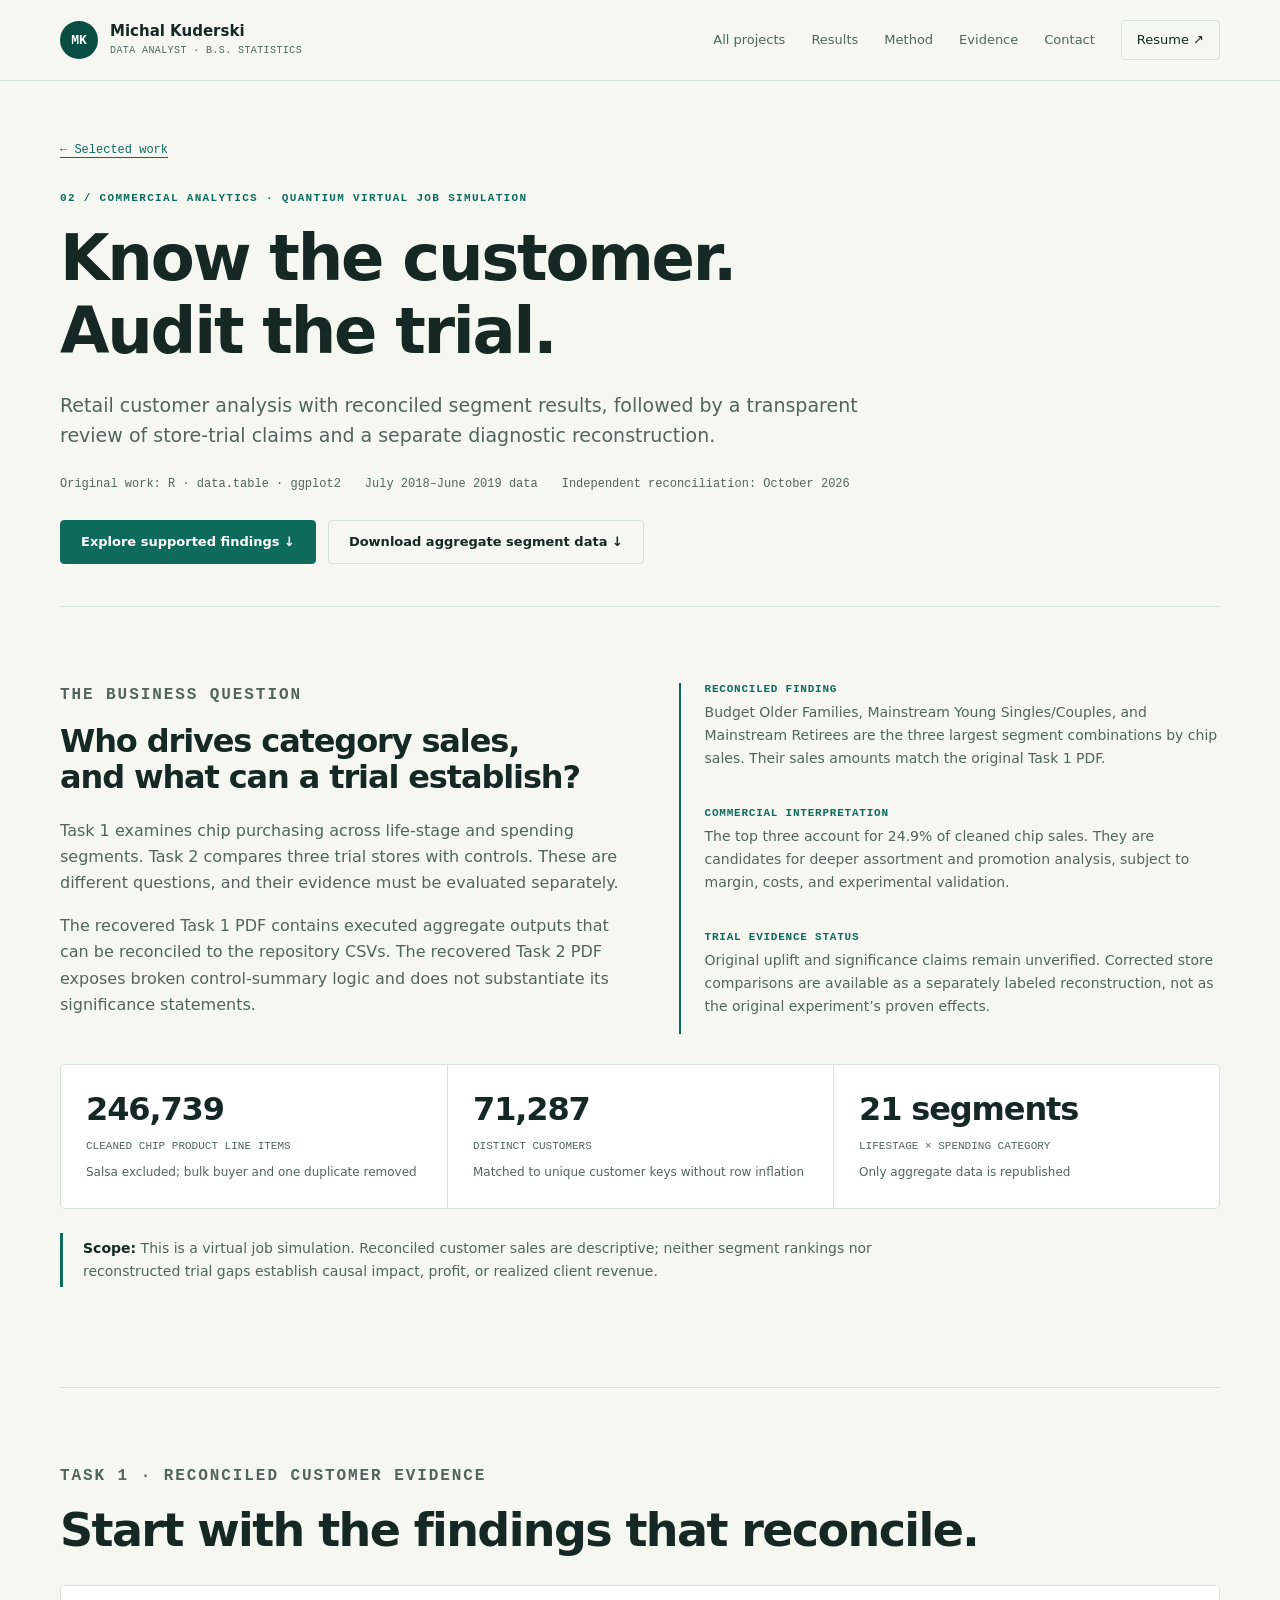
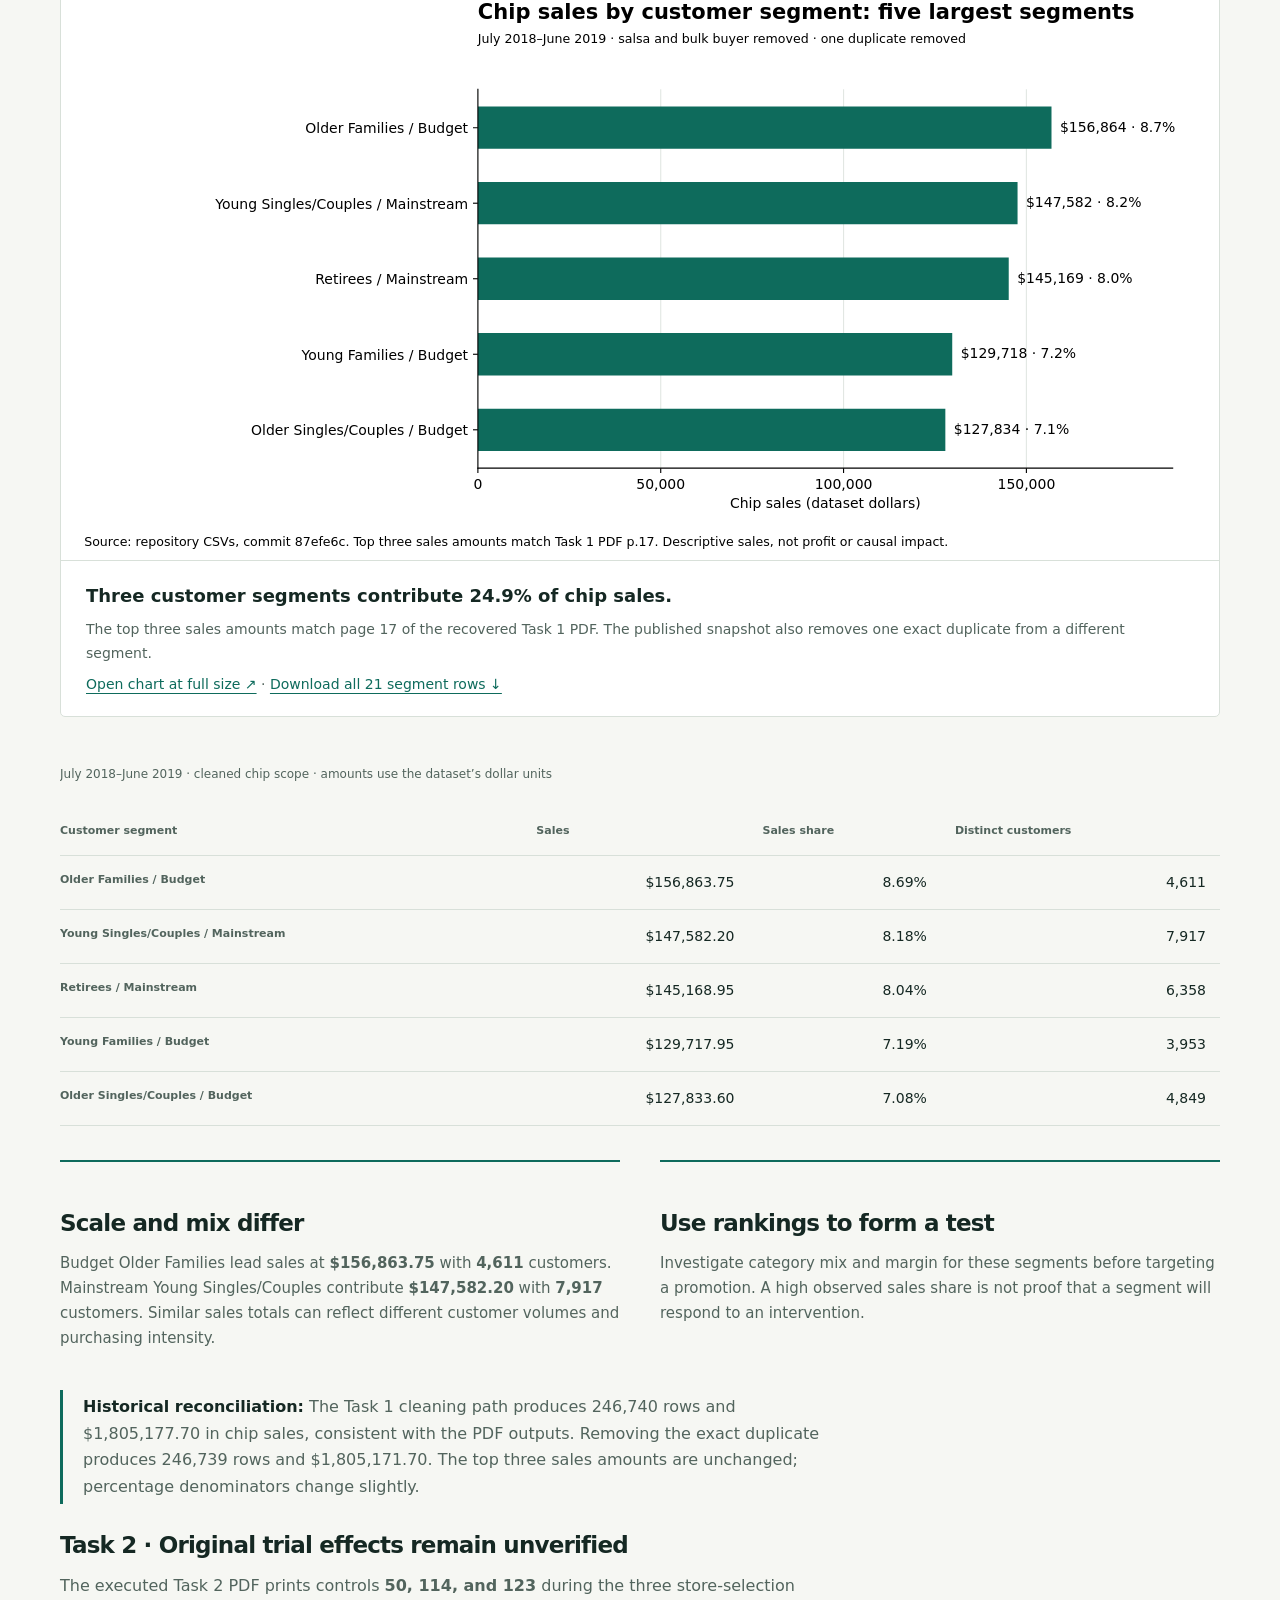
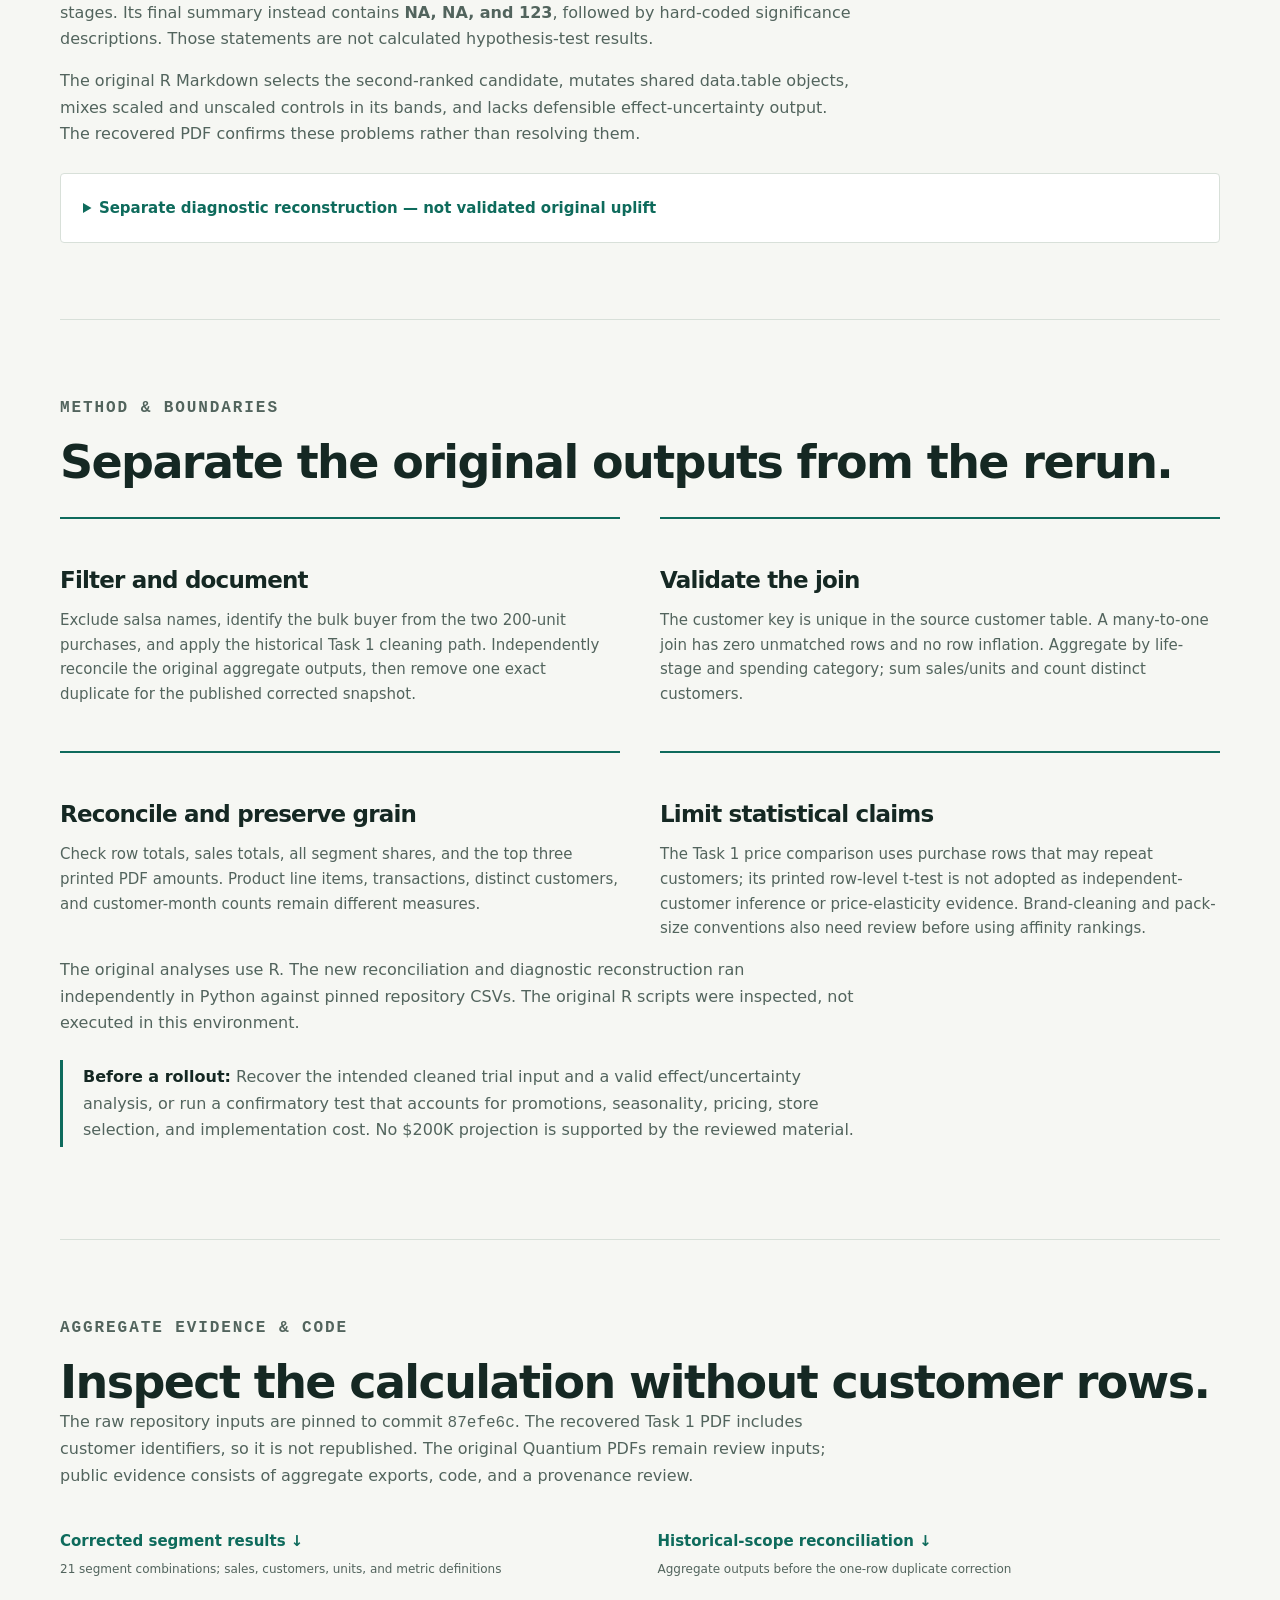
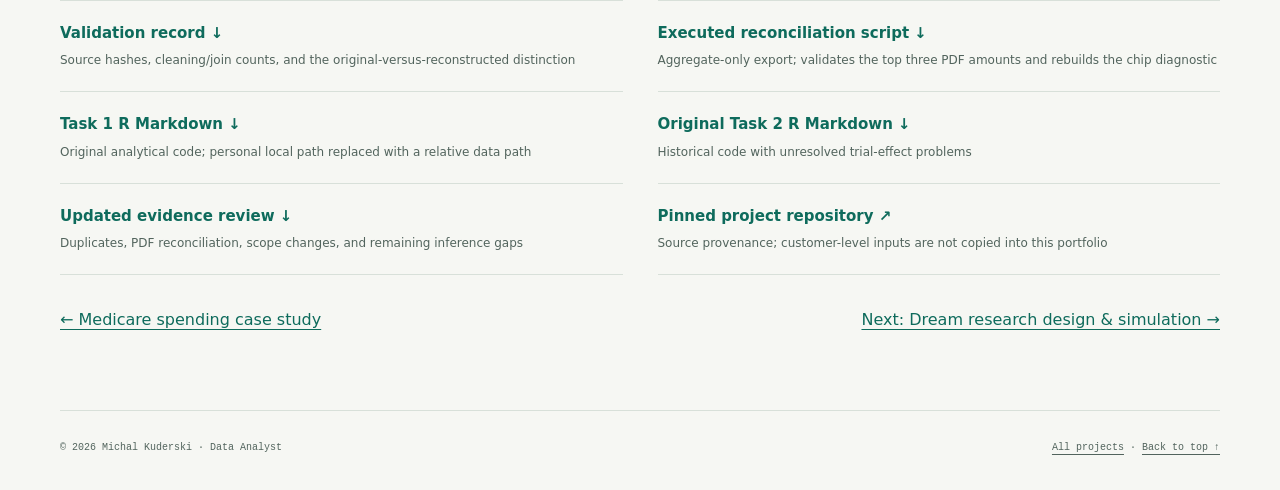
<file: projects/quantium.html>
<!doctype html>
<html lang="en"><head>
<meta charset="utf-8"><meta name="viewport" content="width=device-width, initial-scale=1">
<title>Retail Customer & Trial Analysis | Michal Kuderski</title>
<meta name="description" content="Quantium case study with reconciled customer-segment sales, aggregate-only evidence, explicit unverified trial claims, and a separately labeled chip-scope reconstruction.">
<link rel="canonical" href="https://michalkuderski.github.io/projects/quantium.html">
<meta name="theme-color" content="#094d43"><meta property="og:type" content="article">
<meta property="og:title" content="Retail Customer & Trial Analysis | Michal Kuderski">
<meta property="og:description" content="Quantium case study with reconciled customer-segment sales, aggregate-only evidence, explicit unverified trial claims, and a separately labeled chip-scope reconstruction."><meta property="og:url" content="https://michalkuderski.github.io/projects/quantium.html">
<meta property="og:image" content="https://michalkuderski.github.io/og-image.png">
<link rel="icon" href="../favicon.svg" type="image/svg+xml">
<link rel="stylesheet" href="../css/portfolio.css?v=20261015"><link rel="stylesheet" href="../css/case-studies.css?v=20261015-review2">
<script src="../js/portfolio.js?v=20261015" defer></script>
</head><body>
<a class="skip" href="#main">Skip to content</a>
<header class="masthead"><div class="wrap masthead-inner">
<a class="identity" href="../index.html" aria-label="Michal Kuderski, portfolio home"><span class="monogram" aria-hidden="true">MK</span><span><span class="identity-name">Michal Kuderski</span><span class="identity-role">DATA ANALYST · B.S. STATISTICS</span></span></a>
<button class="menu-toggle" type="button" aria-controls="navigation" aria-expanded="false">Menu</button>
<nav class="nav" id="navigation" aria-label="Main navigation"><a href="../index.html#work">All projects</a><a href="#results">Results</a><a href="#method">Method</a><a href="#evidence">Evidence</a><a href="../index.html#contact">Contact</a><a class="nav-resume" href="../index.html#resume">Resume ↗</a></nav>
</div></header><main class="wrap" id="main" tabindex="-1">
<div class="case-hero"><a class="breadcrumb" href="../index.html#work">← Selected work</a><p class="eyebrow">02 / Commercial analytics · Quantium virtual job simulation</p><h1>Know the customer.<br>Audit the trial.</h1><p class="case-deck">Retail customer analysis with reconciled segment results, followed by a transparent review of store-trial claims and a separate diagnostic reconstruction.</p><div class="case-meta"><span>Original work: R · data.table · ggplot2</span><span>July 2018–June 2019 data</span><span>Independent reconciliation: October 2026</span></div><div class="cta"><a class="btn btn-primary" href="#results">Explore supported findings ↓</a><a class="btn btn-quiet" href="../assets/projects/quantium/segment-results.csv" download>Download aggregate segment data ↓</a></div></div>
<section class="section" id="question" tabindex="-1" aria-labelledby="question-title"><div class="case-lead"><div><p class="eyebrow">The business question</p><h2 id="question-title">Who drives category sales, and what can a trial establish?</h2><p>Task 1 examines chip purchasing across life-stage and spending segments. Task 2 compares three trial stores with controls. These are different questions, and their evidence must be evaluated separately.</p><p>The recovered Task 1 PDF contains executed aggregate outputs that can be reconciled to the repository CSVs. The recovered Task 2 PDF exposes broken control-summary logic and does not substantiate its significance statements.</p></div><dl class="findings"><div><dt>Reconciled finding</dt><dd>Budget Older Families, Mainstream Young Singles/Couples, and Mainstream Retirees are the three largest segment combinations by chip sales. Their sales amounts match the original Task 1 PDF.</dd></div><div><dt>Commercial interpretation</dt><dd>The top three account for 24.9% of cleaned chip sales. They are candidates for deeper assortment and promotion analysis, subject to margin, costs, and experimental validation.</dd></div><div><dt>Trial evidence status</dt><dd>Original uplift and significance claims remain unverified. Corrected store comparisons are available as a separately labeled reconstruction, not as the original experiment’s proven effects.</dd></div></dl></div>
<div class="case-kpis"><div><strong class="num">246,739</strong><span>CLEANED CHIP PRODUCT LINE ITEMS</span><small>Salsa excluded; bulk buyer and one duplicate removed</small></div><div><strong class="num">71,287</strong><span>DISTINCT CUSTOMERS</span><small>Matched to unique customer keys without row inflation</small></div><div><strong class="num">21 segments</strong><span>LIFESTAGE × SPENDING CATEGORY</span><small>Only aggregate data is republished</small></div></div><p class="case-note"><strong>Scope:</strong> This is a virtual job simulation. Reconciled customer sales are descriptive; neither segment rankings nor reconstructed trial gaps establish causal impact, profit, or realized client revenue.</p></section>
<section class="section case-prose" id="results" tabindex="-1" aria-labelledby="results-title"><p class="eyebrow">Task 1 · Reconciled customer evidence</p><h2 id="results-title">Start with the findings that reconcile.</h2><figure class="case-figure"><div class="chart-scroll" tabindex="0" role="region" aria-label="Segment chip sales chart, scrollable"><img src="../assets/projects/quantium/segment-sales.svg" width="1150" height="570" alt="Five largest chip sales segments: Budget Older Families, Mainstream Young Singles/Couples, Mainstream Retirees, Budget Young Families, and Budget Older Singles/Couples." decoding="async"></div><figcaption><strong>Three customer segments contribute 24.9% of chip sales.</strong>The top three sales amounts match page 17 of the recovered Task 1 PDF. The published snapshot also removes one exact duplicate from a different segment.<br><a href="../assets/projects/quantium/segment-sales.svg" target="_blank" rel="noopener">Open chart at full size ↗</a> · <a href="../assets/projects/quantium/segment-results.csv" download>Download all 21 segment rows ↓</a></figcaption></figure>
<div class="table-scroll" tabindex="0" aria-label="Top segment sales table"><table class="case-table"><caption>July 2018–June 2019 · cleaned chip scope · amounts use the dataset’s dollar units</caption><thead><tr><th scope="col">Customer segment</th><th scope="col">Sales</th><th scope="col">Sales share</th><th scope="col">Distinct customers</th></tr></thead><tbody><tr><th scope="row">Older Families / Budget</th><td class="num">$156,863.75</td><td class="num">8.69%</td><td class="num">4,611</td></tr><tr><th scope="row">Young Singles/Couples / Mainstream</th><td class="num">$147,582.20</td><td class="num">8.18%</td><td class="num">7,917</td></tr><tr><th scope="row">Retirees / Mainstream</th><td class="num">$145,168.95</td><td class="num">8.04%</td><td class="num">6,358</td></tr><tr><th scope="row">Young Families / Budget</th><td class="num">$129,717.95</td><td class="num">7.19%</td><td class="num">3,953</td></tr><tr><th scope="row">Older Singles/Couples / Budget</th><td class="num">$127,833.60</td><td class="num">7.08%</td><td class="num">4,849</td></tr></tbody></table></div>
<div class="case-methods"><article><h3>Scale and mix differ</h3><p>Budget Older Families lead sales at <strong>$156,863.75</strong> with <strong>4,611</strong> customers. Mainstream Young Singles/Couples contribute <strong>$147,582.20</strong> with <strong>7,917</strong> customers. Similar sales totals can reflect different customer volumes and purchasing intensity.</p></article><article><h3>Use rankings to form a test</h3><p>Investigate category mix and margin for these segments before targeting a promotion. A high observed sales share is not proof that a segment will respond to an intervention.</p></article></div>
<p class="case-note"><strong>Historical reconciliation:</strong> The Task 1 cleaning path produces 246,740 rows and $1,805,177.70 in chip sales, consistent with the PDF outputs. Removing the exact duplicate produces 246,739 rows and $1,805,171.70. The top three sales amounts are unchanged; percentage denominators change slightly.</p>
<h3>Task 2 · Original trial effects remain unverified</h3><p>The executed Task 2 PDF prints controls <strong>50, 114, and 123</strong> during the three store-selection stages. Its final summary instead contains <strong>NA, NA, and 123</strong>, followed by hard-coded significance descriptions. Those statements are not calculated hypothesis-test results.</p><p>The original R Markdown selects the second-ranked candidate, mutates shared data.table objects, mixes scaled and unscaled controls in its bands, and lacks defensible effect-uncertainty output. The recovered PDF confirms these problems rather than resolving them.</p>
<details class="case-details"><summary>Separate diagnostic reconstruction — not validated original uplift</summary><p><strong>These numbers are newly reproduced descriptive comparisons under a revised method.</strong> They are not the original trial’s verified effect estimates, p-values, or evidence of realized revenue.</p><p>The Task 1 source confirms a chip-only product scope. The revised reconstruction excludes salsa, removes the bulk buyer and duplicate, matches stores using July–January sales/customer metrics, selects the top eligible non-trial control, and compares February–April totals after pre-period scaling.</p><div class="table-scroll" tabindex="0" aria-label="Reconstructed diagnostic chip scope comparisons"><table class="case-table"><caption>Revised chip-only diagnostic · February–April 2019 · no causal or significance interpretation</caption><thead><tr><th scope="col">Trial / revised control</th><th scope="col">Observed chip sales</th><th scope="col">Scaled control sales</th><th scope="col">Descriptive gap</th></tr></thead><tbody><tr><th scope="row">77 / 233</th><td class="num">$724.80</td><td class="num">$567.18</td><td class="num">+27.8%</td></tr><tr><th scope="row">86 / 155</th><td class="num">$2,622.20</td><td class="num">$2,350.61</td><td class="num">+11.6%</td></tr><tr><th scope="row">88 / 237</th><td class="num">$4,123.60</td><td class="num">$3,610.56</td><td class="num">+14.2%</td></tr></tbody></table></div><p>The earlier homepage’s 26.2%, 13.2%, and 12.1% figures came from an all-product reconstruction that included salsa. They have been retired as headline project results. Their arithmetic was reproduced, but they did not validate the historical chip-only trial analysis.</p><div class="source-links"><a class="btn btn-quiet" href="../assets/projects/quantium/chips-trial-results.csv" download>Diagnostic chip comparison data ↓</a><a class="btn btn-quiet" href="../assets/projects/quantium/chips-matched-monthly-series.csv" download>Diagnostic monthly series ↓</a><a class="btn btn-quiet" href="../assets/projects/quantium/chips-control-rankings.csv" download>Revised matching scores ↓</a></div></details></section>
<section class="section case-prose" id="method" tabindex="-1" aria-labelledby="method-title"><p class="eyebrow">Method &amp; boundaries</p><h2 id="method-title">Separate the original outputs from the rerun.</h2><div class="case-methods"><article><h3>Filter and document</h3><p>Exclude salsa names, identify the bulk buyer from the two 200-unit purchases, and apply the historical Task 1 cleaning path. Independently reconcile the original aggregate outputs, then remove one exact duplicate for the published corrected snapshot.</p></article><article><h3>Validate the join</h3><p>The customer key is unique in the source customer table. A many-to-one join has zero unmatched rows and no row inflation. Aggregate by life-stage and spending category; sum sales/units and count distinct customers.</p></article><article><h3>Reconcile and preserve grain</h3><p>Check row totals, sales totals, all segment shares, and the top three printed PDF amounts. Product line items, transactions, distinct customers, and customer-month counts remain different measures.</p></article><article><h3>Limit statistical claims</h3><p>The Task 1 price comparison uses purchase rows that may repeat customers; its printed row-level t-test is not adopted as independent-customer inference or price-elasticity evidence. Brand-cleaning and pack-size conventions also need review before using affinity rankings.</p></article></div><p>The original analyses use R. The new reconciliation and diagnostic reconstruction ran independently in Python against pinned repository CSVs. The original R scripts were inspected, not executed in this environment.</p>
<p class="case-note"><strong>Before a rollout:</strong> Recover the intended cleaned trial input and a valid effect/uncertainty analysis, or run a confirmatory test that accounts for promotions, seasonality, pricing, store selection, and implementation cost. No $200K projection is supported by the reviewed material.</p></section>
<section class="section case-prose" id="evidence" tabindex="-1" aria-labelledby="evidence-title"><p class="eyebrow">Aggregate evidence &amp; code</p><h2 id="evidence-title">Inspect the calculation without customer rows.</h2><p>The raw repository inputs are pinned to commit <code>87efe6c</code>. The recovered Task 1 PDF includes customer identifiers, so it is not republished. The original Quantium PDFs remain review inputs; public evidence consists of aggregate exports, code, and a provenance review.</p><div class="evidence-files"><a href="../assets/projects/quantium/segment-results.csv" download>Corrected segment results ↓<small>21 segment combinations; sales, customers, units, and metric definitions</small></a><a href="../assets/projects/quantium/task1-historical-segments.csv" download>Historical-scope reconciliation ↓<small>Aggregate outputs before the one-row duplicate correction</small></a><a href="../assets/projects/quantium/task1-validation.json" download>Validation record ↓<small>Source hashes, cleaning/join counts, and the original-versus-reconstructed distinction</small></a><a href="../scripts/review_quantium.py" download>Executed reconciliation script ↓<small>Aggregate-only export; validates the top three PDF amounts and rebuilds the chip diagnostic</small></a><a href="../assets/projects/quantium/task1_path_sanitized.Rmd" download>Task 1 R Markdown ↓<small>Original analytical code; personal local path replaced with a relative data path</small></a><a href="../assets/projects/quantium/Complete_Quantium_code_original.Rmd" download>Original Task 2 R Markdown ↓<small>Historical code with unresolved trial-effect problems</small></a><a href="../assets/projects/quantium/evidence-notes.md" download>Updated evidence review ↓<small>Duplicates, PDF reconciliation, scope changes, and remaining inference gaps</small></a><a href="https://github.com/MichalKuderski/Quantium-Retail-Data-Analysis/tree/87efe6c29ea423acb4184d5eaf2b83275bcb10d8" target="_blank" rel="noopener">Pinned project repository ↗<small>Source provenance; customer-level inputs are not copied into this portfolio</small></a></div><div class="case-next"><a href="../index.html#case">← Medicare spending case study</a><a href="dreaming.html">Next: Dream research design &amp; simulation →</a></div></section></main>
<footer class="wrap footer"><span>© 2026 Michal Kuderski · Data Analyst</span><span><a href="../index.html#work">All projects</a> · <a href="#main">Back to top ↑</a></span></footer>
</body></html>
</file>
<file: css/portfolio.css>
:root{color-scheme:light;--paper:#f6f7f3;--white:#fff;--ink:#152823;--muted:#52645d;--line:#d8e0d9;--teal:#0e6b5c;--deep:#094d43;--soft:#e9f0e9;--code:#101e1b;--mono:ui-monospace,SFMono-Regular,Menlo,Consolas,monospace;--sans:system-ui,-apple-system,BlinkMacSystemFont,"Segoe UI",sans-serif;--serif:Georgia,"Times New Roman",serif}
*{box-sizing:border-box}html{scroll-behavior:smooth;scroll-padding-top:96px}body{margin:0;background:var(--paper);color:var(--ink);font:16px/1.65 var(--sans);-webkit-font-smoothing:antialiased}h1,h2,h3,p,figure{margin:0}h1,h2,h3{line-height:1.14;letter-spacing:-.035em;text-wrap:balance}h2{font-size:clamp(30px,4vw,46px);font-weight:650}h3{font-size:24px;font-weight:650}a{color:var(--teal);text-underline-offset:4px}a:hover{text-decoration-thickness:2px}img{max-width:100%;height:auto;display:block}button{font:inherit;cursor:pointer}button:disabled{cursor:default}a,button,summary{-webkit-tap-highlight-color:transparent}:focus-visible{outline:3px solid var(--teal);outline-offset:5px}::selection{background:#c5e6db;color:#152823}.wrap{width:min(1160px,calc(100% - 64px));margin-inline:auto}.eyebrow{font:600 11px/1.5 var(--mono);letter-spacing:.12em;text-transform:uppercase;color:var(--teal)}.muted{color:var(--muted)}.num{font-variant-numeric:tabular-nums}.skip{position:fixed;top:8px;left:8px;transform:translateY(-150%);padding:12px 20px;z-index:100;background:var(--deep);color:white}.skip:focus{transform:none}.sr-only{position:absolute;width:1px;height:1px;padding:0;margin:-1px;overflow:hidden;clip:rect(0,0,0,0);white-space:nowrap;border:0}
.masthead{background:var(--paper);position:sticky;top:0;z-index:20;border-bottom:1px solid var(--line)}.masthead-inner{display:flex;align-items:center;justify-content:space-between;gap:24px;min-height:80px}.identity{display:flex;align-items:center;gap:12px;color:var(--ink);text-decoration:none;flex-shrink:0}.monogram{display:grid;place-items:center;width:38px;height:38px;background:var(--deep);color:white;font:600 13px var(--mono);border-radius:50%}.identity-name{display:block;font-weight:650;font-size:15px;line-height:1.25}.identity-role{display:block;font:10px/1.5 var(--mono);color:var(--muted);letter-spacing:.04em;margin-top:3px}.nav{display:flex;align-items:center;gap:26px}.nav a{font-size:13px;text-decoration:none;color:var(--muted);padding-block:14px}.nav a:hover,.nav a[aria-current]{color:var(--teal)}.nav .nav-resume{border:1px solid var(--line);padding:8px 15px;border-radius:4px;color:var(--ink)}.menu-toggle{display:none}.btn{display:inline-flex;align-items:center;justify-content:center;gap:14px;padding:12px 20px;border:1px solid var(--teal);border-radius:4px;font-size:13px;font-weight:600;text-decoration:none;line-height:1.4;color:var(--teal);background:transparent;min-height:44px}.btn:hover{background:var(--soft)}.btn-primary{background:var(--teal);color:white}.btn-primary:hover{background:var(--deep)}.btn-quiet{border-color:var(--line);color:var(--ink)}.arrow{font-size:18px;line-height:1}.cta{display:flex;flex-wrap:wrap;gap:12px}
.hero{display:grid;grid-template-columns:1.2fr 1fr;gap:68px;padding:76px 0 66px;align-items:center}.availability{display:inline-flex;gap:8px;align-items:center;font:11px var(--mono);color:var(--muted);margin-bottom:24px}.availability::before{content:"";width:7px;height:7px;border-radius:50%;background:var(--teal)}.hero h1{font-size:clamp(40px,5vw,64px);font-weight:650;margin-bottom:18px}.hero-statement{font-family:var(--serif);font-size:clamp(29px,3.8vw,46px);line-height:1.16;letter-spacing:-.035em;max-width:20ch}.hero-statement em{font-style:normal;color:var(--teal)}.hero-copy{font-size:16px;max-width:55ch;color:var(--muted);margin:22px 0 28px}.hero-meta{display:flex;gap:12px;flex-wrap:wrap;margin-top:23px;font:11px/1.6 var(--mono);color:var(--muted)}.hero-meta span+span{border-left:1px solid var(--line);padding-left:12px}.hero-proof{background:var(--deep);color:#f5faf6;padding:30px;border-radius:7px;position:relative;box-shadow:12px 12px 0 #e2e9e0}.hero-proof .eyebrow{color:#b4d8c8}.proof-top{display:flex;align-items:center;justify-content:space-between;gap:12px}.proof-top .pill{border-color:#70978c;color:#e0eee5;background:transparent;font-size:10px}.hero-proof h2{font-size:24px;margin:24px 0 12px;letter-spacing:-.025em}.hero-proof p{color:#d1e3d9;font-size:14px}.proof-metrics{display:grid;grid-template-columns:1fr 1fr;gap:20px;margin:25px 0}.proof-metrics strong{display:block;font:500 40px/1.1 var(--sans);letter-spacing:-.035em}.proof-metrics span{display:block;font:10px/1.55 var(--mono);color:#c1d8cd;margin-top:6px}.hero-proof .mini-bars{display:flex;align-items:end;gap:7px;height:65px;border-bottom:1px solid #638b7e;margin-top:18px}.mini-bars span{background:#bddbc4;flex:1;border-radius:2px 2px 0 0}.mini-bars span:first-child{background:#edf9d7}.proof-caption{font:10px/1.7 var(--mono);color:#b9d3c6;margin-top:10px}.hero-proof .proof-link{display:flex;justify-content:space-between;color:#f3faf6;border-top:1px solid #497568;padding-top:18px;text-decoration:none;font-size:13px;margin-top:24px}.skill-strip{display:flex;align-items:center;justify-content:space-between;gap:20px;flex-wrap:wrap;padding:22px 0;border-top:1px solid var(--line);border-bottom:1px solid var(--line)}.skill-strip .eyebrow{color:var(--muted)}.skill-list{display:flex;flex-wrap:wrap;gap:16px 28px;font:12px var(--mono);color:var(--ink)}
.section{padding:76px 0;border-bottom:1px solid var(--line)}.section-head{display:grid;grid-template-columns:1.1fr 1fr;gap:48px;align-items:end;margin-bottom:34px}.section-head .eyebrow{margin-bottom:12px}.section-head>p{color:var(--muted);font-size:15px;max-width:52ch}.project-grid{display:grid;grid-template-columns:1fr 1fr;gap:22px}.project{border:1px solid var(--line);background:var(--white);border-radius:6px;overflow:hidden;display:flex;flex-direction:column}.project-visual{min-height:145px;padding:23px 26px;background:var(--soft);border-bottom:1px solid var(--line);display:flex;flex-direction:column;justify-content:space-between;gap:15px}.project-visual .eyebrow{color:var(--muted)}.project-visual .visual-value{font-size:37px;line-height:1.1;letter-spacing:-.03em;color:var(--deep)}.project-visual .visual-value small{font-size:12px;letter-spacing:0;color:var(--muted);display:block;margin-top:9px}.project:nth-child(2) .project-visual{background:#eef1e5}.project:nth-child(3) .project-visual{background:#e9eff0}.project:nth-child(4) .project-visual{background:#f0ede7}.project-body{padding:27px;flex:1;display:flex;flex-direction:column;gap:14px}.project h3{font-size:24px}.project p{color:var(--muted);font-size:14px}.project .pill{align-self:flex-start}.pill{display:inline-flex;padding:3px 8px;border:1px solid var(--line);border-radius:3px;font:10px/1.6 var(--mono);color:var(--muted);background:var(--paper)}.tags{display:flex;gap:7px;flex-wrap:wrap;margin-top:auto;padding-top:7px}.tags span{font:10px/1.5 var(--mono);color:var(--teal)}.tags span+span::before{content:"/";margin-right:7px;color:#6e7f75}.project-link{display:flex;justify-content:space-between;border-top:1px solid var(--line);padding-top:15px;margin-top:7px;text-decoration:none;font-size:13px;font-weight:600}.project details{font-size:13px;color:var(--muted)}summary{cursor:pointer;min-height:44px;display:list-item;padding:10px 0;font-size:13px;color:var(--teal);font-weight:600}details p{margin:7px 0 12px}details .detail-link{font-size:12px}.project-details{border-top:1px solid var(--line);padding-top:4px}.project-details strong{color:var(--ink)}
.case-summary{display:grid;grid-template-columns:1.05fr 1fr;gap:48px}.case-summary h3{font-size:28px;margin:12px 0 18px}.case-summary p{font-size:15px;color:var(--muted);margin-bottom:16px}.meta-line{font:11px/1.7 var(--mono);color:var(--muted);margin-top:15px}.findings{border-left:2px solid var(--teal);padding-left:24px;display:grid;gap:20px}.findings dt{font:600 11px var(--mono);color:var(--teal);margin-bottom:6px;text-transform:uppercase;letter-spacing:.07em}.findings dd{margin:0;color:var(--muted);font-size:14px}.findings strong{color:var(--ink)}.metrics{display:grid;grid-template-columns:repeat(4,1fr);margin:30px 0;border:1px solid var(--line);background:var(--white);border-radius:5px}.metric{padding:22px;min-width:0}.metric+.metric{border-left:1px solid var(--line)}.metric strong{display:block;font-size:30px;letter-spacing:-.035em;line-height:1.2;color:var(--teal);font-weight:650}.metric span{display:block;font:10px/1.5 var(--mono);color:var(--muted);margin-top:8px}.chart-grid{display:grid;grid-template-columns:1fr 1fr;gap:22px}.chart{border:1px solid var(--line);background:var(--white);padding:26px;border-radius:5px;min-width:0}.chart h3{font-size:18px;letter-spacing:-.015em}.chart .chart-meta{font:10px/1.6 var(--mono);color:var(--muted);margin:7px 0 24px}.bars{display:grid;gap:15px}.bar-row{display:grid;gap:5px}.bar-label{display:flex;justify-content:space-between;gap:14px;align-items:baseline;font-size:12px}.bar-label strong{font-size:13px}.bar-track{height:11px;background:#edf1eb;border-radius:2px;overflow:hidden}.bar-fill{height:100%;background:var(--teal)}.bar-fill.secondary{background:#598775}.chart-note{font-size:12px!important;line-height:1.65;color:var(--muted);margin-top:20px}.table-view{margin-top:18px;border-top:1px solid var(--line)}.table-scroll{overflow:auto;max-width:100%;padding-bottom:6px}table{border-collapse:collapse;width:100%;font-size:12px}caption{text-align:left;color:var(--muted);font-size:11px;margin-bottom:10px}th,td{text-align:left;padding:8px;border-bottom:1px solid var(--line);vertical-align:top}th{font-weight:600;font-size:11px;color:var(--muted)}td.num,th.num{text-align:right;white-space:nowrap}.funnel{display:grid;gap:14px;margin-top:22px}.funnel-row{display:grid;grid-template-columns:104px 1fr 67px;gap:12px;align-items:center;font-size:12px}.funnel-row b{font-size:13px;text-align:right}.caveat{border-left:3px solid var(--teal);background:var(--soft);padding:20px 23px;font-size:13px;color:var(--muted);margin-top:24px}.caveat strong{color:var(--ink)}.methods{margin:30px 0}.methods summary{font-size:15px}.methods-grid{display:grid;grid-template-columns:1fr 1fr;gap:22px;margin-top:10px}.methods-grid div{border-top:1px solid var(--line);padding-top:17px}.methods-grid h3{font-size:16px;letter-spacing:0;margin-bottom:8px}.methods-grid p{font-size:13px;color:var(--muted)}.method-schema{display:flex;flex-wrap:wrap;gap:9px;align-items:center;font:11px var(--mono);margin-top:18px}.method-schema span{border:1px solid var(--line);padding:8px;background:white;border-radius:3px}.source-links{display:flex;gap:10px;flex-wrap:wrap;margin-top:24px}.source-note{font-size:12px;color:var(--muted);margin-top:16px;max-width:86ch}
/* Code surface owns both background and text, independent of chart/card styling. */
.sql-layout{display:grid;grid-template-columns:240px minmax(0,1fr);gap:40px}.sql-aside p{font-size:13px;color:var(--muted);margin:15px 0}.sql-aside h3{font-size:21px}.sql-aside .btn{font-size:12px;padding:10px 14px}.sql-example{background:var(--code);border:1px solid #344c42;border-radius:6px;margin-bottom:14px;overflow:hidden;color:#e8f0e9;min-width:0}.sql-example summary{color:#e8f0e9;padding:18px 22px;font:500 13px/1.6 var(--sans)}.sql-example summary small{display:block;margin:4px 0 0 18px;font:10px/1.6 var(--mono);color:#b3cabd}.code-toolbar{display:flex;justify-content:space-between;align-items:center;gap:10px;border-top:1px solid #344c42;border-bottom:1px solid #344c42;padding:10px 20px}.code-toolbar span{font:10px var(--mono);color:#b3cabd}.code-button{font:11px var(--mono);color:#e8f0e9;background:#20372e;border:1px solid #6c8b7b;border-radius:3px;padding:9px 12px;min-height:38px}.code-button:hover{background:#2f4e40}.code-button:focus-visible,.sql-example summary:focus-visible{outline-color:#c2e6c7;outline-offset:-4px}.sql-example pre{margin:0;padding:22px;overflow-x:auto;max-height:580px;tab-size:4;scrollbar-color:#7d9f8a var(--code);background:var(--code);color:#e8f0e9}.sql-example pre:focus-visible{outline-color:#c2e6c7;outline-offset:-4px}.sql-example code{font:12px/1.85 var(--mono);white-space:pre;color:#e8f0e9}.sql-example pre.wrap-code code{white-space:pre-wrap;overflow-wrap:anywhere}.sql-example .sql-keyword{color:#c3e6bb}.sql-example .sql-comment{color:#aac3b7}.sql-example .sql-string{color:#ffd79b}.code-status{font:11px/1.6 var(--mono);color:var(--muted);min-height:22px;margin-top:12px}.sql-explanation{padding:0 22px 20px;font-size:12px;color:#c4d8cb}.js-only{display:none}.js .js-only{display:initial}
.capability-grid{display:grid;grid-template-columns:repeat(3,1fr);gap:30px}.capability{border-top:2px solid var(--teal);padding-top:20px}.capability h3{font-size:21px;margin-bottom:13px}.capability p{font-size:14px;color:var(--muted)}.capability .evidence{font-size:12px;margin-top:16px}.about-grid{display:grid;grid-template-columns:210px 1fr 1fr;gap:38px;align-items:start}.portrait{border-radius:5px;aspect-ratio:1/1.15;object-fit:cover;object-position:center 25%}.photo-caption{font:10px/1.65 var(--mono);color:var(--muted);margin-top:12px}.about-copy p{font-size:14px;color:var(--muted);margin-bottom:16px}.about-grid h3{font-size:18px;letter-spacing:-.015em;margin-bottom:16px}.timeline{display:grid;gap:21px}.timeline dt{font-size:13px;font-weight:600;line-height:1.5}.timeline dd{font-size:12px;line-height:1.6;color:var(--muted);margin:5px 0 0}.timeline .date{font:10px/1.6 var(--mono);display:block;margin-top:3px;color:var(--teal)}.credentials{display:grid;grid-template-columns:1fr 1fr;gap:40px;margin-top:32px;padding-top:26px;border-top:1px solid var(--line)}.credentials h3{font-size:17px;margin-bottom:13px}.credentials p,.credentials li{font-size:13px;color:var(--muted)}.credentials ul{margin:0;padding-left:17px}.credentials p+p{margin-top:8px}.resume-grid{display:grid;grid-template-columns:1fr 1fr;gap:22px}.resume-card{display:grid;grid-template-columns:100px 1fr;gap:22px;background:white;padding:24px;border:1px solid var(--line);border-radius:5px}.resume-card img{border:1px solid var(--line)}.resume-card h3{font-size:20px;margin-bottom:8px}.resume-card p{font-size:13px;color:var(--muted);margin-bottom:18px}.resume-card .cta{gap:9px}.resume-card .btn{font-size:12px;padding:9px 13px}.contact{display:grid;grid-template-columns:1fr 1fr;gap:48px;align-items:start}.contact h2{max-width:14ch}.contact p{color:var(--muted);font-size:15px;margin:20px 0}.contact .email{font-size:clamp(15px,2vw,22px);font-weight:600;text-decoration:none;overflow-wrap:anywhere;display:block;padding:14px 0;border-bottom:1px solid var(--line)}.contact-links{display:flex;gap:22px;flex-wrap:wrap;margin-top:18px;font-size:13px}.contact-location{font:11px/1.7 var(--mono);color:var(--muted);margin-top:24px}.footer{padding:28px 0 36px;display:flex;justify-content:space-between;gap:20px;flex-wrap:wrap;font:10px/1.7 var(--mono);color:var(--muted)}.footer a{color:var(--muted)}
@media(min-width:1400px){.hero{padding-top:88px;padding-bottom:78px}}@media(max-width:1000px){.hero{gap:40px}.nav{gap:18px}.about-grid{grid-template-columns:170px 1fr;gap:30px}.experience{grid-column:2}.resume-card{grid-template-columns:75px 1fr;gap:16px}.sql-layout{grid-template-columns:190px minmax(0,1fr);gap:26px}}@media(max-width:800px){.wrap{width:calc(100% - 40px)}.masthead-inner{flex-wrap:wrap;gap:0;padding:15px 0;min-height:72px}.nav{width:100%;justify-content:space-between;gap:10px;padding-top:12px;flex-wrap:wrap}.nav a{padding-block:9px;font-size:12px}.js .menu-toggle{display:block;background:transparent;border:1px solid var(--line);border-radius:3px;padding:8px 12px;font-size:12px;min-height:40px}.js .nav{display:none}.js .nav.is-open{display:flex}.hero{grid-template-columns:1fr;gap:36px;padding:45px 0}.hero-statement{max-width:25ch}.hero-proof{max-width:560px;box-shadow:7px 7px 0 #e2e9e0}.hero-proof h2{margin-top:17px}.section{padding:52px 0}.section-head{grid-template-columns:1fr;gap:18px;margin-bottom:27px}.case-summary{grid-template-columns:1fr;gap:16px}.findings{margin-top:0}.metrics{grid-template-columns:1fr 1fr}.metric{padding:20px}.metric:nth-child(3){border-left:0}.metric:nth-child(n+3){border-top:1px solid var(--line)}.chart-grid{grid-template-columns:1fr}.sql-layout{grid-template-columns:1fr;gap:24px}.sql-aside{max-width:65ch}.capability-grid{grid-template-columns:1fr;gap:26px}.resume-grid{grid-template-columns:1fr}.contact{grid-template-columns:1fr;gap:18px}.contact h2{max-width:22ch}}
@media(max-width:540px){.wrap{width:calc(100% - 36px)}.identity-name{font-size:14px}.hero h1{font-size:40px}.hero-statement{font-size:32px}.hero-copy{font-size:15px}.hero-proof{padding:23px}.hero-meta{font-size:10px;gap:8px}.hero-meta span+span{padding-left:8px}.skill-list{gap:12px 20px;font-size:11px}.project-grid{grid-template-columns:1fr}.project-body{padding:23px}.section-head{gap:16px}.metric strong{font-size:28px}.chart{padding:21px}.bar-label{font-size:11px}.bar-label strong{font-size:12px}.methods-grid{grid-template-columns:1fr}.about-grid{grid-template-columns:1fr;gap:25px}.about-grid figure{max-width:175px}.experience{grid-column:auto}.credentials{grid-template-columns:1fr;gap:24px}.resume-card{grid-template-columns:70px 1fr;padding:18px}.resume-card h3{font-size:18px}.sql-example summary{padding:16px}.sql-example pre{padding:16px}.code-toolbar{padding:10px 16px;flex-wrap:wrap}.funnel-row{grid-template-columns:90px 1fr 60px;gap:8px;font-size:11px}.btn{padding:11px 16px}.contact-links{gap:14px}.source-links .btn{font-size:12px}table{min-width:380px}.nav a{min-height:44px}.footer{font-size:10px}}
@media(prefers-reduced-motion:reduce){html{scroll-behavior:auto}*,*::before,*::after{animation:none!important;transition:none!important}}
@media print{.masthead{position:static}.nav,.menu-toggle,.code-toolbar,.resume-card img,.hero-proof .mini-bars{display:none!important}.wrap{width:100%}.section{padding:25px 0}body{background:white;font-size:12px}.hero{padding:25px 0}.project,.chart,.resume-card,.metric{break-inside:avoid}.hero-proof{box-shadow:none;color:var(--ink);background:white;border:1px solid var(--line)}.hero-proof p,.hero-proof .eyebrow,.hero-proof .proof-link,.hero-proof .proof-caption,.proof-metrics span{color:var(--muted)}.sql-example{break-inside:avoid}.footer{padding-bottom:0}}

/* The second pass emphasizes evidence, academic breadth, and comfortable reading. */
.hero-role{font:600 12px/1.6 var(--mono);color:var(--teal);letter-spacing:.05em;margin:-4px 0 20px}
.pill,.tags span,.proof-top .pill,.proof-metrics span,.proof-caption,.metric span,.chart .chart-meta,.photo-caption,.timeline .date{font-size:11px}
.project p,.about-copy p,.capability p{font-size:15px;line-height:1.7}
.nav a[aria-current]{font-weight:600;text-decoration:underline;text-decoration-thickness:2px;text-underline-offset:6px}
.additional-work{margin-top:34px;border-top:1px solid var(--line);padding-top:28px}
.additional-head{display:flex;align-items:baseline;gap:24px;justify-content:space-between;margin-bottom:22px}
.additional-head h3{font-size:22px}.additional-head p{font-size:13px;color:var(--muted);max-width:50ch}
.additional-project{display:grid;grid-template-columns:.85fr 1.5fr;gap:38px;padding:25px 0;border-top:1px solid var(--line)}
.additional-project h4{font:600 21px/1.3 var(--sans);letter-spacing:-.025em;margin:9px 0 0;text-wrap:balance}
.additional-project p{font-size:14px;color:var(--muted)}.additional-project .eyebrow{font-size:11px;color:var(--teal)}
.additional-project .scope-note{font-size:12px;margin-top:12px}
.additional-project a{display:inline-block;font-size:13px;margin-top:14px;min-height:28px}
.evidence-map{margin-top:36px;border:1px solid var(--line);border-radius:5px;background:white;overflow:hidden}
.evidence-map-head{padding:24px 26px 18px}.evidence-map-head h3{font-size:21px}.evidence-map-head p{font-size:13px;color:var(--muted);margin-top:8px}
.evidence-map .table-scroll{padding:0 26px 15px}.toolkit-table{min-width:620px;width:100%;table-layout:fixed;font-size:13px}
.toolkit-table th,.toolkit-table td{padding:15px 14px 15px 0;line-height:1.65}.toolkit-table thead th{font:600 11px/1.6 var(--mono);text-transform:uppercase;letter-spacing:.04em}
.toolkit-table th:first-child{width:25%}.toolkit-table th:nth-child(2){width:40%}.toolkit-table th:nth-child(3){width:35%}
.toolkit-table tbody th{font:600 13px/1.65 var(--sans);color:var(--ink)}.toolkit-table td{color:var(--muted)}
.growth-note{display:grid;grid-template-columns:.9fr 1.5fr;gap:38px;padding:26px;margin-top:24px;background:var(--soft);border-radius:5px}
.growth-note h3{font-size:23px;margin-top:12px}.growth-note p{font-size:14px;color:var(--muted);line-height:1.7}.growth-note p+p{margin-top:13px}.growth-note .eyebrow{font-size:11px;color:var(--teal)}
.email-copy{margin-top:14px}.js .email-copy{display:inline-flex}.contact .contact-status{font-size:12px;margin:10px 0 0;min-height:1.6em}
.js .code-toolbar .js-only{display:flex;gap:8px;flex-wrap:wrap}.code-button{min-height:44px}.code-toolbar{align-items:start}.code-toolbar>span{padding-top:12px}
.sql-example summary{font-size:14px}.sql-example summary small,.code-toolbar span{font-size:11px}.sql-example pre{max-height:480px}
@media(max-width:960px){.masthead-inner{flex-wrap:wrap;gap:0;padding:15px 0;min-height:72px}.nav{width:100%;justify-content:space-between;gap:10px;padding-top:12px;flex-wrap:wrap}.nav a{padding-block:9px;font-size:13px}.js .menu-toggle{display:block;background:transparent;border:1px solid var(--line);border-radius:3px;padding:8px 12px;font-size:13px;min-height:44px}.js .nav{display:none}.js .nav.is-open{display:flex}}
@media(max-width:800px){.additional-head{display:block}.additional-head p{margin-top:12px}.additional-project,.growth-note{grid-template-columns:1fr;gap:16px}.additional-project{padding:22px 0}.growth-note{padding:22px}.hero-meta{font-size:11px}}
@media(max-width:540px){.hero-role{font-size:11px}.hero-meta{font-size:11px;gap:8px}.hero-proof .proof-top{flex-wrap:wrap}.hero-proof .proof-metrics{gap:14px}.project-visual .visual-value{font-size:33px}.evidence-map-head{padding:20px}.evidence-map .table-scroll{padding-inline:20px}.sql-example pre{max-height:390px}.sql-example code{font-size:12px}.code-toolbar>span{padding-top:0}.nav{gap:4px 14px;justify-content:start}.contact-links a{min-height:32px;display:inline-flex;align-items:center}}
@media print{.hero-role{color:var(--ink)}.email-copy,.contact-status{display:none!important}.additional-project,.growth-note{break-inside:avoid}.evidence-map .table-scroll{overflow:visible}.toolkit-table{min-width:0}.sql-example,.sql-example pre{background:white;color:#152823;border-color:#d8e0d9;break-inside:auto}.sql-example pre{max-height:none;overflow:visible}.sql-example code{color:#152823;white-space:pre-wrap;overflow-wrap:anywhere}.sql-example summary{color:#152823}.sql-example summary small,.sql-explanation{color:#52645d}.sql-example .sql-keyword{color:#094d43}.sql-example .sql-comment{color:#52645d}.sql-example .sql-string{color:#59451c}}

.research-note{border-left:3px solid var(--teal);margin-top:28px;padding:3px 0 3px 22px;max-width:90ch}.research-note h3{font-size:20px;margin:9px 0 12px}.research-note p{font-size:14px;color:var(--muted);line-height:1.7}.research-note .eyebrow{font-size:11px;color:var(--teal)}

/* Genuine GridCast report preview in the primary project highlight. */
.hero-report-preview{display:block;margin-top:20px;border:1px solid #638b7e;border-radius:3px;overflow:hidden;background:#fff}.hero-report-preview img{display:block;width:100%;height:auto}
</file>
<file: css/case-studies.css>
/* Case studies extend the portfolio's established typography and color system. */
.case-hero{padding:54px 0 42px;border-bottom:1px solid var(--line)}
.breadcrumb{font:12px/1.6 var(--mono);margin-bottom:30px;display:inline-block}
.case-hero h1{font-size:clamp(38px,5vw,64px);max-width:20ch;margin:15px 0 22px}
.case-deck{font-size:19px;line-height:1.6;color:var(--muted);max-width:70ch}
.case-meta{display:flex;gap:10px 24px;flex-wrap:wrap;margin:25px 0;font:12px/1.6 var(--mono);color:var(--muted)}
.case-jump{display:flex;flex-wrap:wrap;gap:10px 26px;margin-top:28px;font-size:13px}
.case-jump a{min-height:40px;display:inline-flex;align-items:center}
.case-lead{display:grid;grid-template-columns:1.05fr 1fr;gap:50px}
.case-lead h2{font-size:32px;margin-bottom:22px}
.case-lead p,.case-prose p{color:var(--muted);font-size:16px;margin-bottom:16px;max-width:78ch}
.case-lead .findings{margin:0}
.case-kpis{display:grid;grid-template-columns:repeat(3,1fr);border:1px solid var(--line);border-radius:5px;margin-top:30px;overflow:hidden;background:white}
.case-kpis>div{padding:25px;border-left:1px solid var(--line)}.case-kpis>div:first-child{border-left:0}
.case-kpis strong{display:block;font-size:32px;letter-spacing:-.035em;font-weight:600;line-height:1.2}
.case-kpis span{display:block;font:11px/1.6 var(--mono);color:var(--muted);margin-top:9px}
.case-kpis small{display:block;font-size:12px;color:var(--muted);margin-top:8px}
.case-figure{margin:28px 0 36px;border:1px solid var(--line);border-radius:5px;background:white;overflow:hidden}
.case-figure img{width:100%;background:white}.case-figure figcaption{border-top:1px solid var(--line);padding:20px 25px;font-size:14px;color:var(--muted)}
.case-figure figcaption strong{display:block;color:var(--ink);font-size:18px;margin-bottom:8px}
.case-figure figcaption a{display:inline-block;margin-top:8px}
.case-figure.original img{max-height:600px;object-fit:contain;padding:20px}
.case-table{width:100%;font-size:14px;min-width:650px}.case-table th,.case-table td{padding:15px 14px;vertical-align:top}
.case-table th:first-child,.case-table td:first-child{padding-left:0}.case-table caption{text-align:left;font-size:12px;color:var(--muted);padding:12px 0}
.case-note{border-left:3px solid var(--teal);padding:4px 0 4px 20px;margin:24px 0;color:var(--muted);font-size:14px;max-width:92ch}
.case-note strong{color:var(--ink)}.case-methods{display:grid;grid-template-columns:1fr 1fr;gap:28px 40px;margin-top:28px}
.case-methods article{padding-top:20px;border-top:2px solid var(--teal)}.case-methods h3{font-size:21px;margin-bottom:14px}.case-methods p{color:var(--muted);font-size:15px}
.method-formula{display:block;font:12px/1.8 var(--mono);padding:17px 20px;background:var(--soft);margin:22px 0;overflow-wrap:anywhere}
.case-prose h3{font-size:23px;margin:28px 0 15px}.case-prose ul{padding-left:22px;color:var(--muted)}.case-prose li{margin-bottom:12px}
.case-details{margin-top:25px;padding:12px 22px;border:1px solid var(--line);border-radius:4px;background:white}.case-details summary{font-size:15px}.case-details p,.case-details li{font-size:14px;color:var(--muted)}
.evidence-files{display:grid;grid-template-columns:repeat(2,minmax(0,1fr));gap:0 35px;margin:20px 0}
.evidence-files a{padding:20px 0;border-bottom:1px solid var(--line);text-decoration:none;font-size:15px;font-weight:600}
.evidence-files small{display:block;color:var(--muted);font-weight:400;font-size:12px;margin-top:6px}
.case-next{display:flex;justify-content:space-between;gap:25px;flex-wrap:wrap;margin:32px 0 0}
.theme-list{display:grid;grid-template-columns:repeat(3,1fr);gap:28px;margin:30px 0}.theme-list h3{font-size:21px;margin-bottom:12px}.theme-list p{color:var(--muted);font-size:14px}.theme-list article{border-top:2px solid var(--teal);padding-top:20px}
.featured-path{display:flex;gap:10px 24px;flex-wrap:wrap;padding:16px 0 23px;font-size:13px}.featured-path a{min-height:36px;display:inline-flex;align-items:center}
.project .card-scope{font-size:12px;line-height:1.65}.chart-scroll{overflow-x:auto}.chart-scroll img{min-width:720px}
.simulation-label{padding:14px 20px!important;margin:0!important;max-width:none!important;background:#f0ede7;color:#59451c!important;font:600 11px/1.6 var(--mono)!important;letter-spacing:.04em;border-bottom:1px solid var(--line)}
@media(max-width:800px){.case-lead{grid-template-columns:1fr;gap:24px}.case-hero{padding-top:35px}.case-deck{font-size:17px}.case-kpis>div{padding:20px}.case-kpis strong{font-size:28px}.case-methods{gap:24px}.case-figure.original img{padding:10px}.case-figure figcaption{padding:18px}.case-meta{font-size:11px}}
@media(max-width:540px){.case-kpis{grid-template-columns:1fr}.case-kpis>div{border-left:0;border-top:1px solid var(--line)}.case-kpis>div:first-child{border-top:0}.case-methods,.theme-list,.evidence-files{grid-template-columns:1fr}.case-hero h1{font-size:38px}.case-jump{gap:3px 21px}.case-lead h2{font-size:29px}.case-figure{margin:22px 0}.case-figure figcaption{font-size:13px}.case-figure figcaption strong{font-size:17px}.case-next{display:grid}.case-note{padding-left:16px}}
@media print{.case-hero{padding-top:10px}.case-jump,.breadcrumb{display:none}.case-kpis,.case-methods article{break-inside:avoid}.case-figure{break-inside:avoid}.case-figure img{max-height:430px;object-fit:contain}.case-hero h1{font-size:36px}.case-deck{font-size:15px}.case-figure figcaption{font-size:12px}.case-lead{display:block}}

/* GraphOS follows the existing portfolio card and case-study system. */
.project-graphos{grid-column:1/-1}
@media(min-width:801px){.project-graphos{display:grid;grid-template-columns:1fr 1.2fr}.project-graphos .project-visual{border-bottom:0;border-right:1px solid var(--line)}}

/* GridCast uses the existing wide project-card layout. */
.project-gridcast{grid-column:1/-1}
@media(min-width:801px){.project-gridcast{display:grid;grid-template-columns:1fr 1.2fr}.project-gridcast .project-visual{border-bottom:0;border-right:1px solid var(--line)}}
</file>
